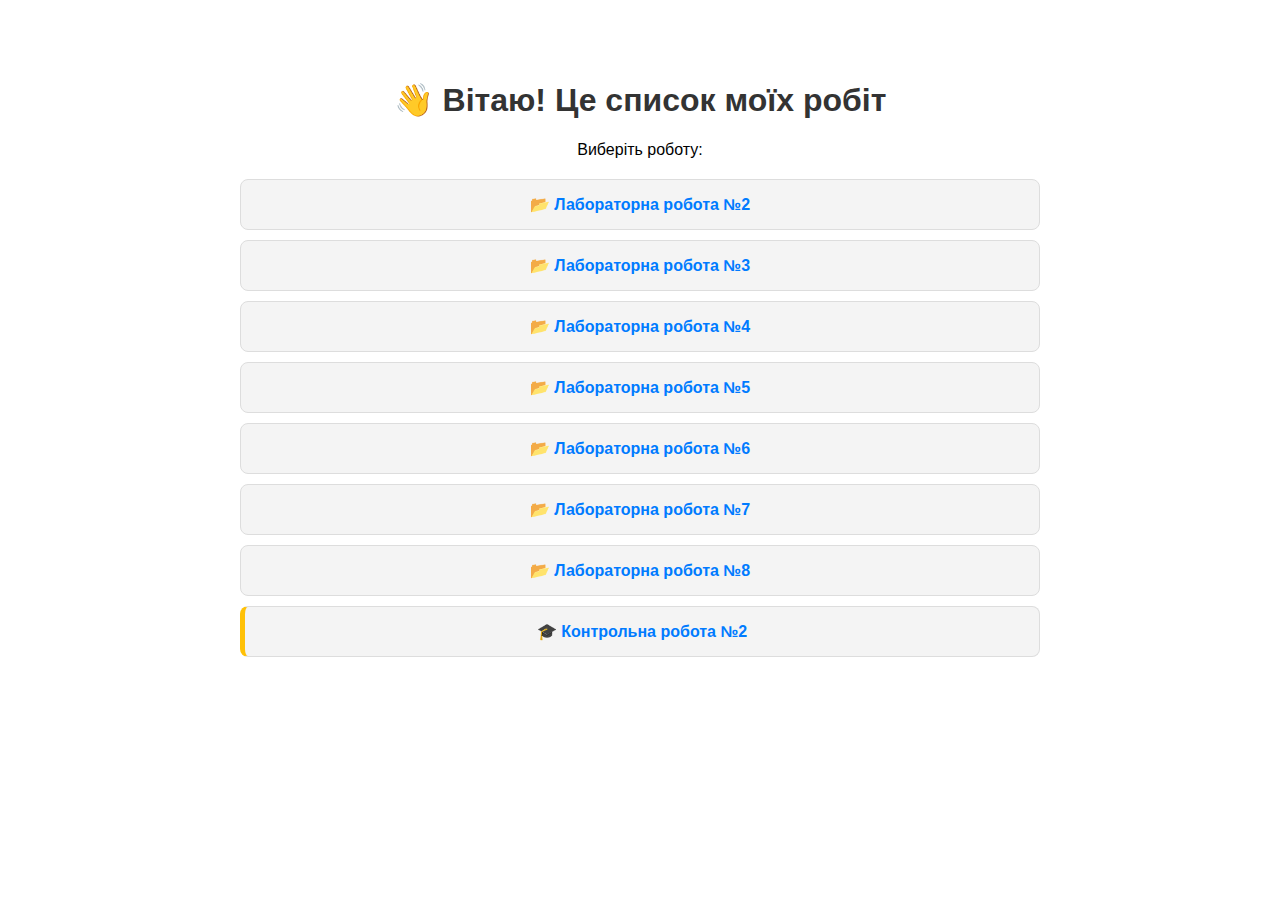
<file: index.html>
<!DOCTYPE html>
<html lang="uk">
<head>
    <meta charset="UTF-8">
    <meta name="viewport" content="width=device-width, initial-scale=1.0">
    <title>Мої лабораторні роботи</title>
    <style>
        body { font-family: sans-serif; max-width: 800px; margin: 40px auto; padding: 20px; text-align: center; }
        h1 { color: #333; }
        .list { display: flex; flex-direction: column; gap: 10px; margin-top: 20px; }
        a { text-decoration: none; background: #f4f4f4; padding: 15px; border-radius: 8px; color: #007bff; font-weight: bold; border: 1px solid #ddd; transition: 0.2s; }
        a:hover { background: #e2e6ea; color: #0056b3; }
        
        /* Стиль для контрольної, щоб вона трохи відрізнялась (не обов'язково) */
        .kr-link { border-left: 5px solid #ffc107; }
    </style>
</head>
<body>

    <h1>👋 Вітаю! Це список моїх робіт</h1>
    <p>Виберіть роботу:</p>

    <div class="list">
        <a href="lab 2/index.html">📂 Лабораторна робота №2</a>
        <a href="lab 3/index.html">📂 Лабораторна робота №3</a>
        <a href="lab 4/index.html">📂 Лабораторна робота №4</a>
        <a href="lab 5/index.html">📂 Лабораторна робота №5</a>
        <a href="lab 6/index.html">📂 Лабораторна робота №6</a>
        <a href="lab 7/index.html">📂 Лабораторна робота №7</a>
        <a href="lab 8/index.html">📂 Лабораторна робота №8</a>
        
        <a href="KR 2/index.html" class="kr-link">🎓 Контрольна робота №2</a>
    </div>

</body>
</html>
</file>
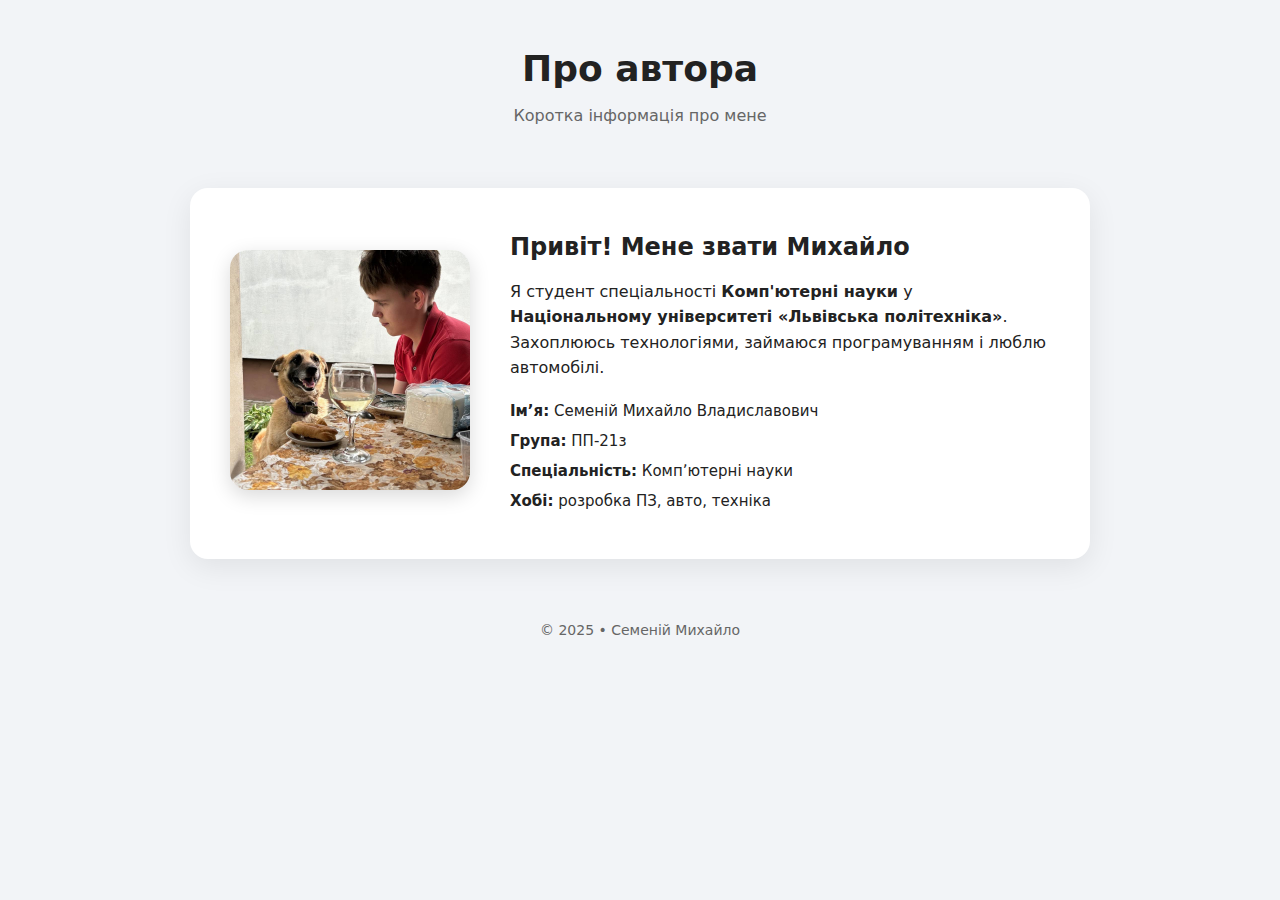
<file: lab 2/index.html>
<!doctype html>
<html lang="uk">
<head>
    <meta charset="UTF-8">
    <title>Про автора — Семеній Михайло</title>
    <link rel="stylesheet" href="styles.css">
</head>
<body>

<header class="header">
    <h1>Про автора</h1>
    <p class="subtitle">Коротка інформація про мене</p>
</header>

<section class="profile">
    <div class="photo-box">
        <img src="img/photo_2025-11-18_13-51-56.jpg" alt="Фото автора">
    </div>

    <div class="text-box">
        <h2>Привіт! Мене звати Михайло </h2>
        <p>
            Я студент спеціальності <strong>Комп'ютерні науки</strong> у 
            <strong>Національному університеті «Львівська політехніка»</strong>. 
            Захоплююсь технологіями, займаюся програмуванням і люблю автомобілі. 
        </p>

        <ul class="details">
            <li><span>Імʼя:</span> Семеній Михайло Владиславович</li>
            <li><span>Група:</span> ПП-21з</li>
            <li><span>Спеціальність:</span> Компʼютерні науки</li>
            <li><span>Хобі:</span> розробка ПЗ, авто, техніка</li>
        </ul>
    </div>
</section>

<footer class="footer">
    © 2025 • Семеній Михайло 
</footer>

</body>
</html>
</file>
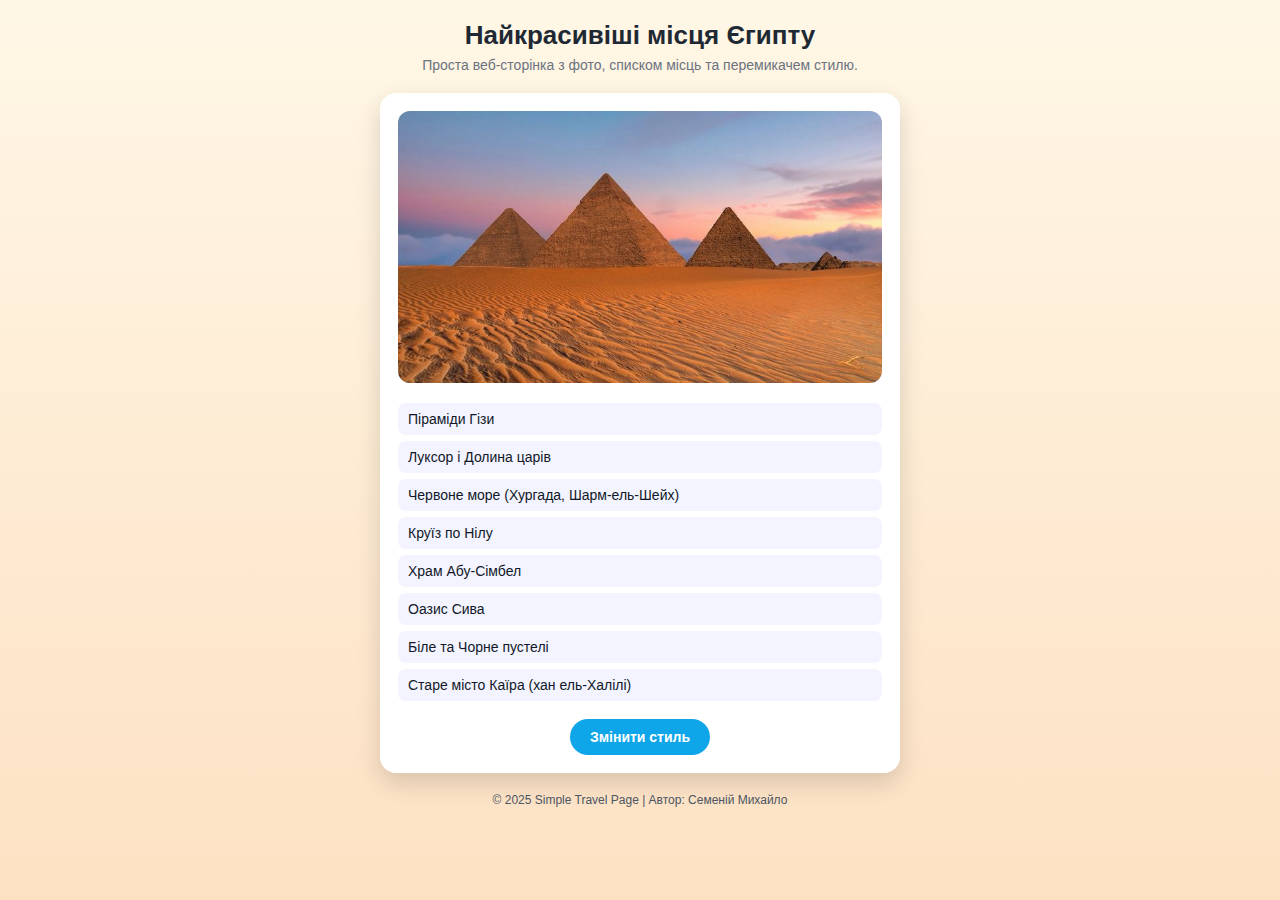
<file: lab 3/index.html>
<!DOCTYPE html>
<html lang="uk">
<head>
    <meta charset="UTF-8">
    <title>Найкрасивіші місця Єгипту</title>
    <link rel="stylesheet" href="styles.css">
</head>
<body>

<div class="page">

    <header class="header">
        <h1>Найкрасивіші місця Єгипту</h1>
        <p class="subtitle">Проста веб-сторінка з фото, списком місць та перемикачем стилю.</p>
    </header>

    <main class="content">
        <img src="img/Egypt.jpg" alt="Egypt landscape" class="main-image">

        <ul class="places">
            <li>Піраміди Гізи</li>
            <li>Луксор і Долина царів</li>
            <li>Червоне море (Хургада, Шарм-ель-Шейх)</li>
            <li>Круїз по Нілу</li>
            <li>Храм Абу-Сімбел</li>
            <li>Оазис Сива</li>
            <li>Біле та Чорне пустелі</li>
            <li>Старе місто Каїра (хан ель-Халілі)</li>
        </ul>

        <button id="themeBtn" class="theme-btn">Змінити стиль</button>
    </main>

    <footer class="footer">
        © 2025 Simple Travel Page | Автор: Семеній Михайло
    </footer>

</div>

<script src="script.js"></script>
</body>
</html>
</file>
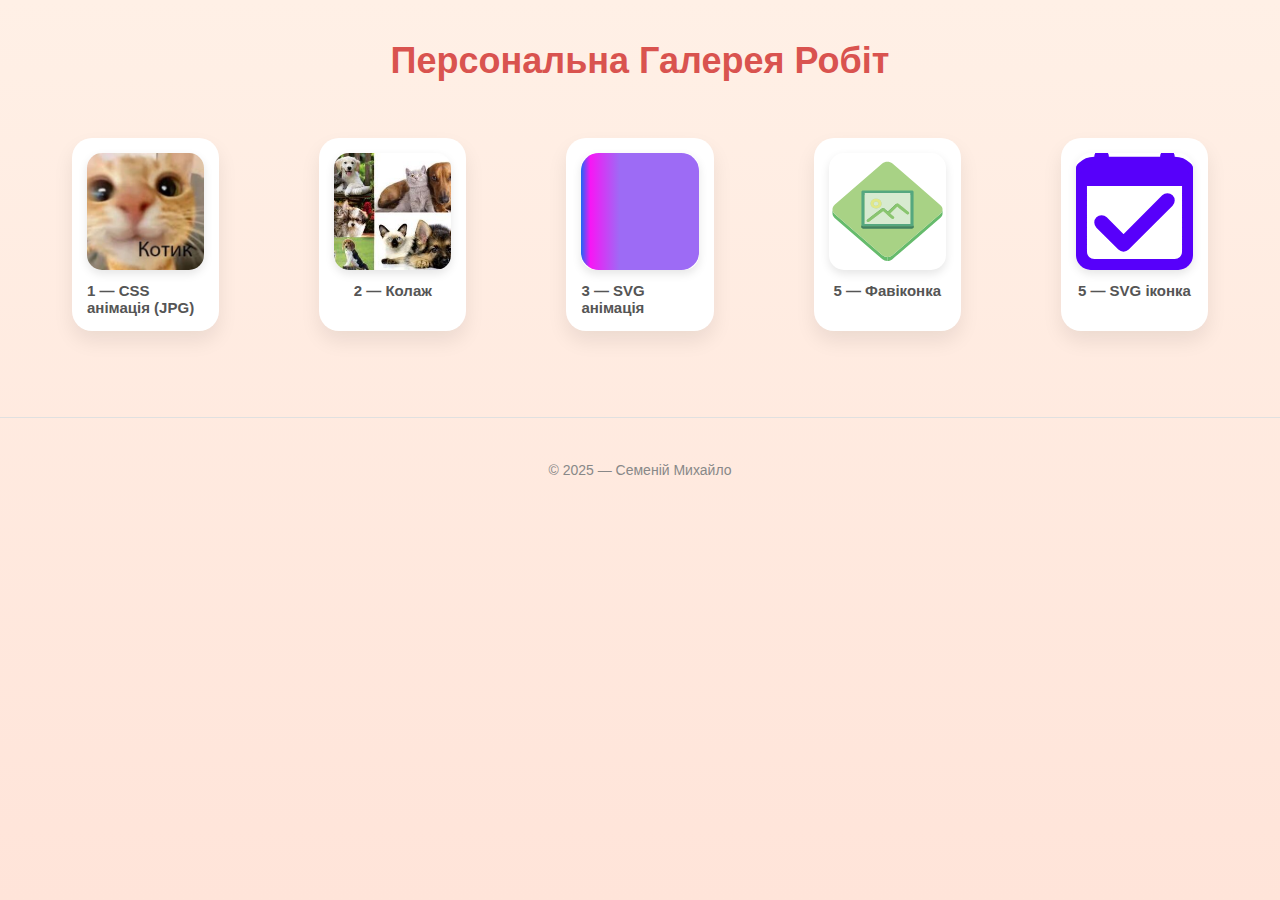
<file: lab 4/index.html>
<!DOCTYPE html>
<html lang="uk">
<head>
    <meta charset="UTF-8">
    <meta name="viewport" content="width=device-width, initial-scale=1.0">
    <title>Персональна Галерея Робіт</title>
    
    <link rel="icon" href="img/faicon.svg" type="image/jpeg">
    
    <link rel="stylesheet" href="style.css">
</head>
<body>

    <header class="page-header">
        <h1 class="page-title">Персональна Галерея Робіт</h1>
    </header>

    <section class="image-grid">

        <figure class="item">
            <img src="img/cat.jpg" alt="Редаговане зображення" class="css-anim">
            <figcaption>1 — CSS анімація (JPG)</figcaption>
        </figure>

        <figure class="item">
            <img src="img/collage.jpg" alt="Колаж" class="css-anim">
            <figcaption>2 — Колаж</figcaption>
        </figure>

        <figure class="item item-large">
            <img src="img/square.svg" alt="Анімований елемент" class="css-anim">
            <figcaption>3 — SVG анімація</figcaption>
        </figure>

        <figure class="item">
            <img src="img/faicon.svg" alt="Кольорова гама" class="css-anim">
            <figcaption>5 — Фавіконка</figcaption>
        </figure>

        <figure class="item item-large">
            <img src="img/calendar.svg" alt="SVG іконка" class="css-anim">
            <figcaption>5 — SVG іконка</figcaption>
        </figure>

    </section>

    <footer class="page-footer">
        <p>© 2025 — Семеній Михайло</p>
    </footer>

</body>
</html>
</file>
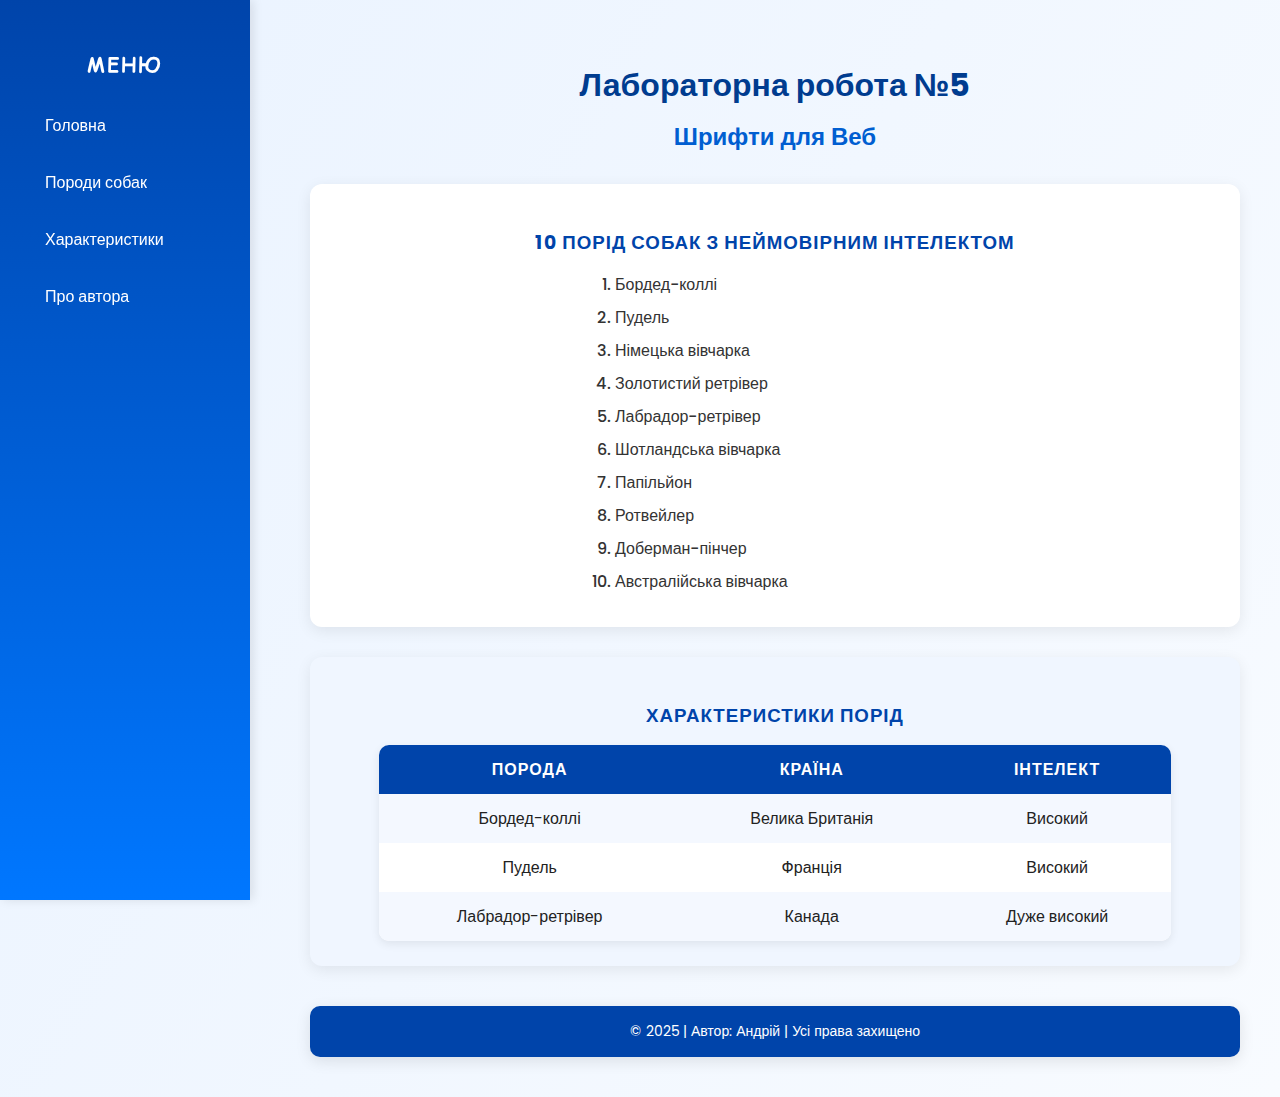
<file: lab 5/index.html>
<!DOCTYPE html>
<html lang="uk">
  <head>
    <meta charset="UTF-8" />
    <meta name="viewport" content="width=device-width, initial-scale=1.0" />
    <title>Лабораторна робота №5</title>

    <link
      href="https://fonts.googleapis.com/css2?family=Poppins:wght@400;600&display=swap"
      rel="stylesheet"
    />
    <link rel="stylesheet" href="css/style.css" />
    <link
      rel="stylesheet"
      href="https://maxst.icons8.com/vue-static/landings/line-awesome/line-awesome/1.3.0/css/line-awesome.min.css"
    />
  </head>
  <body>
    <div class="sidebar">
      <h3 class="new-font">Меню</h3>
      <ul>
        <li><a href="#"><i class="las la-home"></i> Головна</a></li>
        <li><a href="#"><i class="las la-dog"></i> Породи собак</a></li>
        <li><a href="#"><i class="las la-paw"></i> Характеристики</a></li>
        <li><a href="#"><i class="las la-question-circle"></i> Про автора</a></li>
      </ul>
    </div>

    <div class="content">
      <h1>Лабораторна робота №5</h1>
      <h2>Шрифти для Веб</h2>

      <div class="box">
        <h3>10 порід собак з неймовірним інтелектом</h3>
        <ol>
          <li>Бордед-коллі</li>
          <li>Пудель</li>
          <li>Німецька вівчарка</li>
          <li>Золотистий ретрівер</li>
          <li>Лабрадор-ретрівер</li>
          <li>Шотландська вівчарка</li>
          <li>Папільйон</li>
          <li>Ротвейлер</li>
          <li>Доберман-пінчер</li>
          <li>Австралійська вівчарка</li>
        </ol>
      </div>

      <div class="box bg-accent">
        <h3>Характеристики порід</h3>
        <table>
          <tr>
            <th>Порода</th>
            <th>Країна</th>
            <th>Інтелект</th>
          </tr>
          <tr>
            <td>Бордед-коллі</td>
            <td>Велика Британія</td>
            <td>Високий</td>
          </tr>
          <tr>
            <td>Пудель</td>
            <td>Франція</td>
            <td>Високий</td>
          </tr>
          <tr>
            <td>Лабрадор-ретрівер</td>
            <td>Канада</td>
            <td>Дуже високий</td>
          </tr>
        </table>
      </div>

      <footer>&copy; 2025 | Автор: Андрій | Усі права захищено</footer>
    </div>
  </body>
</html>
</file>
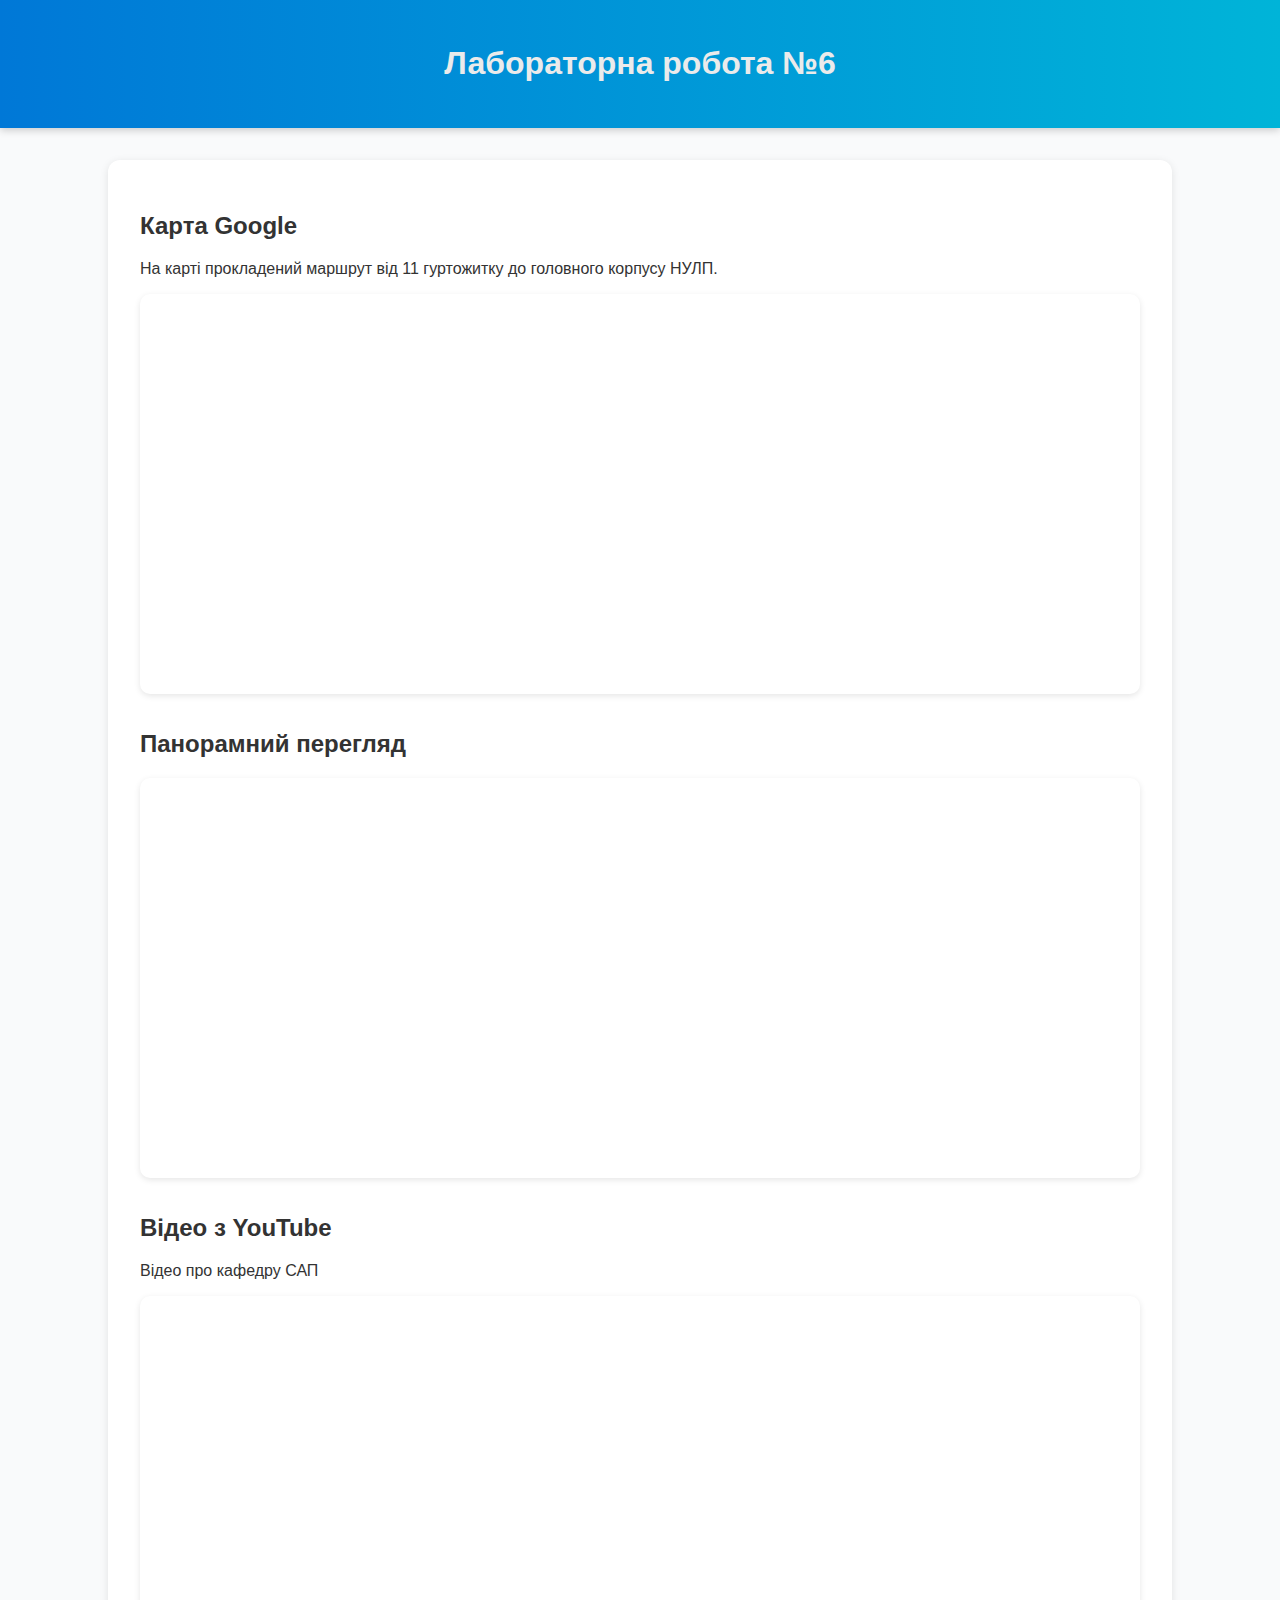
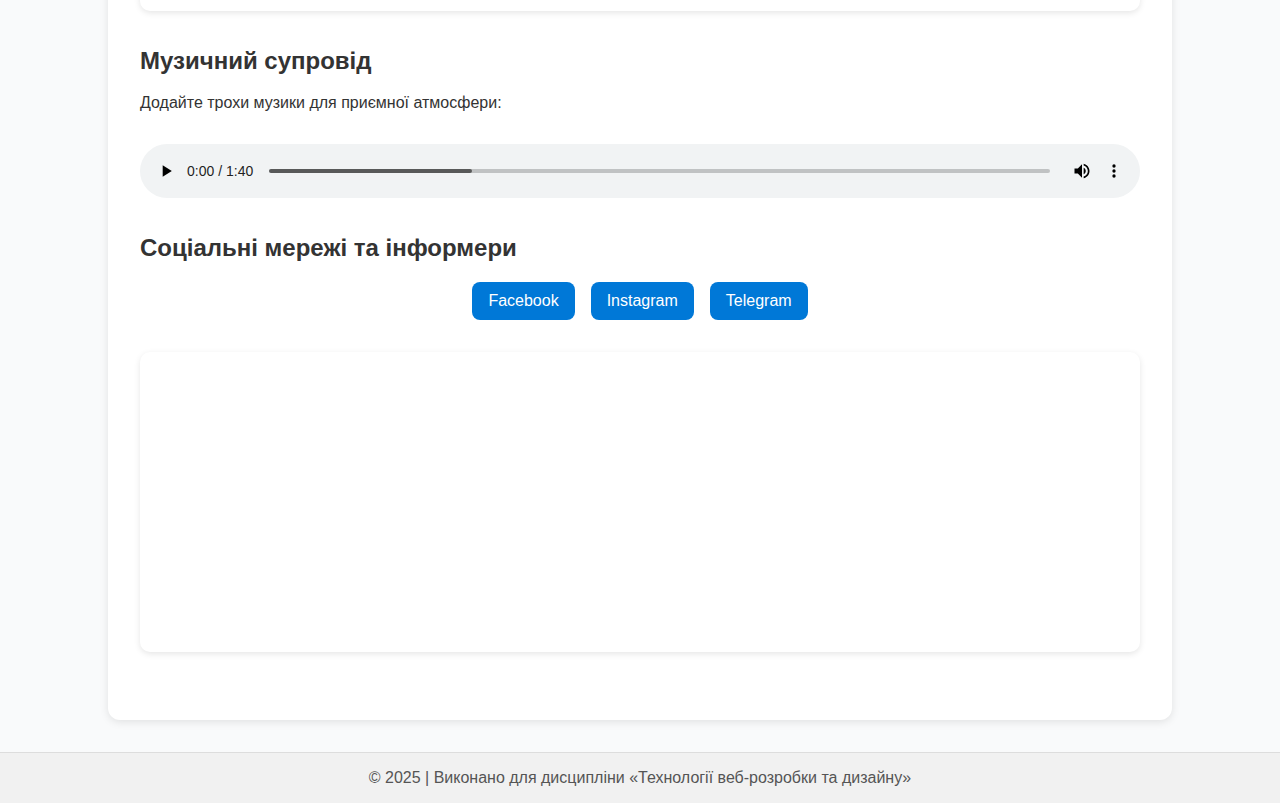
<file: lab 6/index.html>
<!DOCTYPE html>
<html lang="uk">
  <head>
    <meta charset="UTF-8" />
    <meta name="viewport" content="width=device-width, initial-scale=1.0" />
    <title>Лабораторна робота №6</title>

    <link rel="stylesheet" href="css/style.css" />
  </head>

  <body>
    <header>
      <h1>Лабораторна робота №6</h1>
    </header>

    <main>
      <section>
        <h2>Карта Google</h2>
        <p>
          На карті прокладений маршрут від 11 гуртожитку до головного корпусу НУЛП.
        </p>
        <iframe
          src="https://www.google.com/maps/embed?pb=!1m28!1m12!1m3!1d2573.894422355328!2d24.01249445099532!3d49.82564949374211!2m3!1f0!2f0!3f0!3m2!1i1024!2i768!4f13.1!4m13!3e2!4m5!1s0x473ae787c3432b05%3A0x37128cc157444380![base64]!3m2!1d49.8258714!2d24.0124486!4m5!1s0x473add7a31f0dccd%3A0x9869cc7025bc8e3f![base64]!3m2!1d49.8356402!2d24.0144368!5e0!3m2!1suk!2sua!4v1761641564918!5m2!1suk!2sua"
          height="400"
          allowfullscreen
          loading="lazy"
        ></iframe>
      </section>

      <section>
        <h2>Панорамний перегляд</h2>
        <iframe
          src="https://www.google.com/maps/embed?pb=!4v1761641902711!6m8!1m7!1shRJ2piG3OwTUJnAcYpaOYw!2m2!1d49.82661930691199!2d24.01008369209498!3f88.97687063789449!4f-13.050485678608794!5f0.7820865974627469"
          height="400"
          allowfullscreen
          loading="lazy"
        ></iframe>
      </section>

      <section>
        <h2>Відео з YouTube</h2>
        <p>Відео про кафедру САП</p>
        <iframe
          width="560"
          height="315"
          src="https://www.youtube.com/embed/ERg8UnPo7Rg?si=Hl7ivz1n5n2jJktj&modestbranding=1&origin=https://yourdomain.com"
          title="YouTube video player"
          frameborder="0"
          allow="accelerometer; autoplay; clipboard-write; encrypted-media; gyroscope; picture-in-picture; web-share"
          allowfullscreen
        >
        </iframe>
      </section>

      <section>
        <h2>Музичний супровід</h2>
        <p>Додайте трохи музики для приємної атмосфери:</p>
        <audio controls>
          <source src="audio/Chill Background Ambient Corporate_Main.mp3" type="audio/mpeg" />
          Ваш браузер не підтримує аудіо.
        </audio>
      </section>

      <section>
        <h2>Соціальні мережі та інформери</h2>
        <div class="social">
          <a href="https://facebook.com" target="_blank">Facebook</a>
          <a href="https://instagram.com" target="_blank">Instagram</a>
          <a href="https://t.me" target="_blank">Telegram</a>
        </div>
      </section>

      <section>
        <iframe
          src="https://www.ukrinform.ua/rss/news"
          width="400"
          height="300"
          style="border: none"
        >
        </iframe>
      </section>
    </main>

    <footer>
      © 2025 | Виконано для дисципліни «Технології веб-розробки та дизайну»
    </footer>
  </body>
</html>
</file>
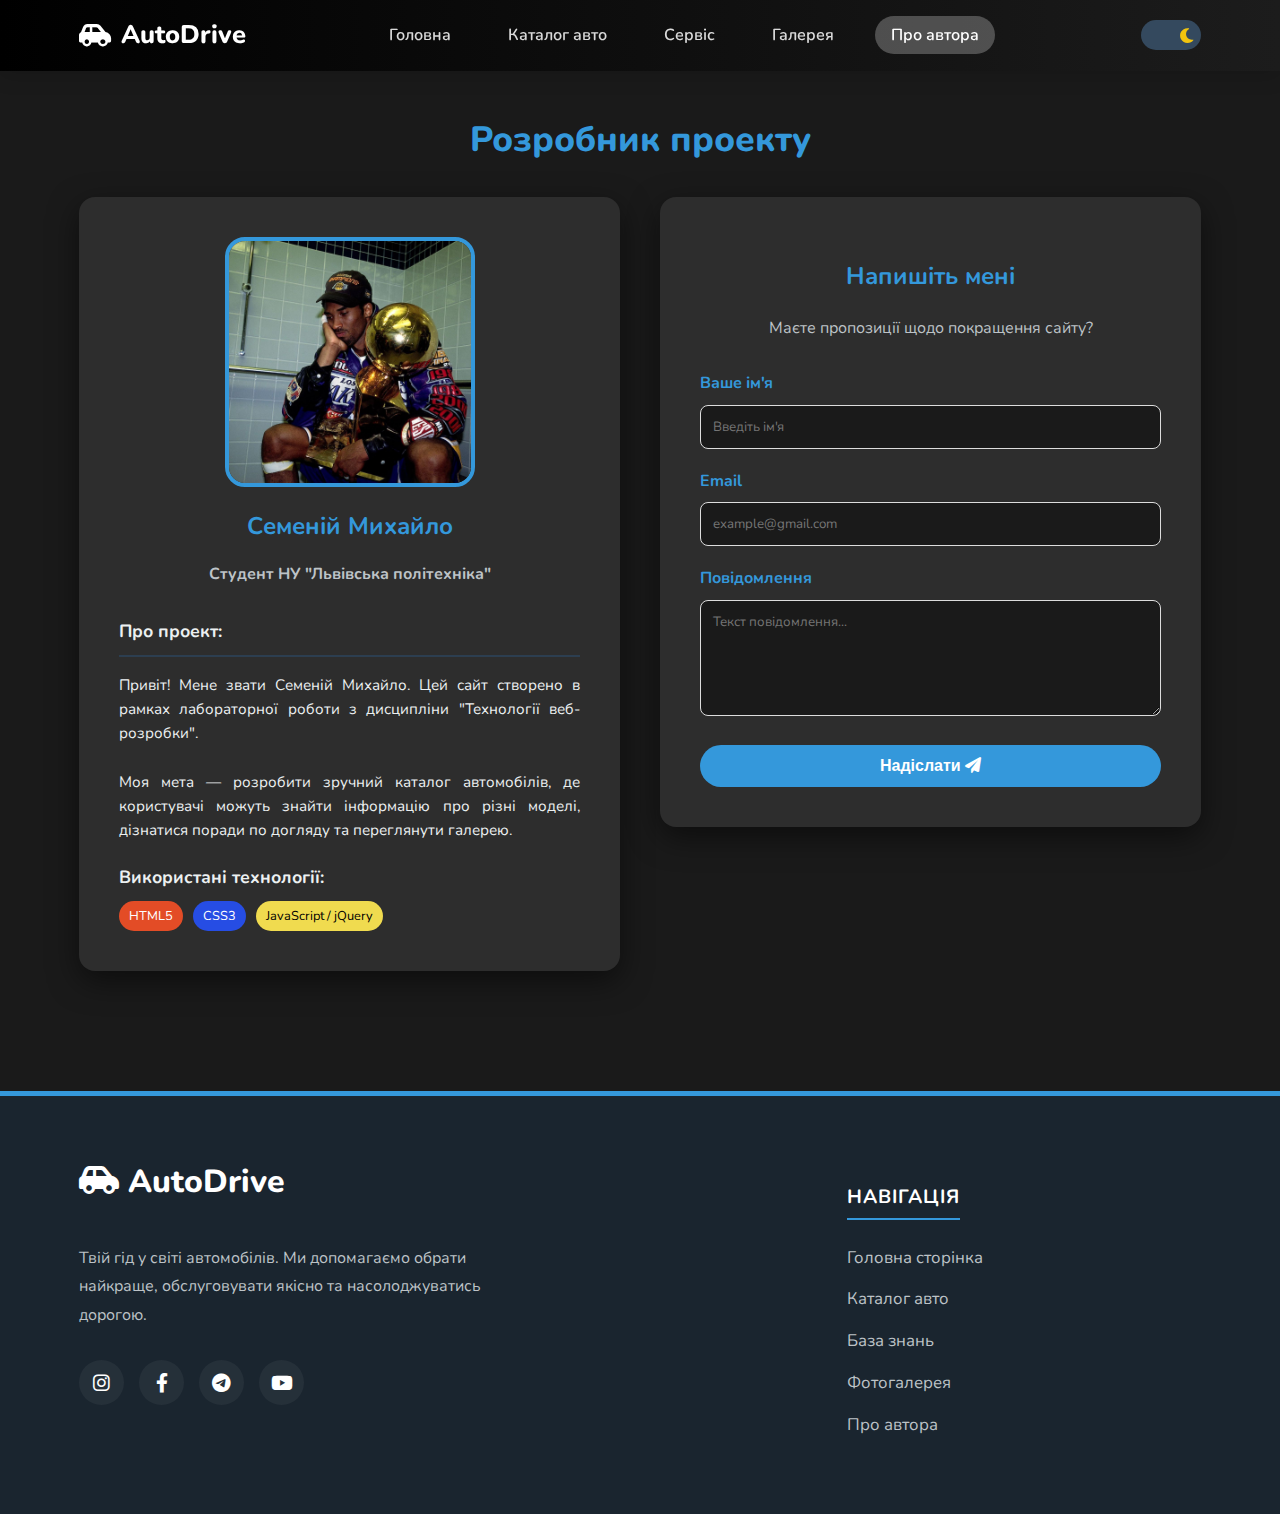
<file: KR 2/author.html>
<!DOCTYPE html>
<html lang="uk">
<head>
    <meta charset="UTF-8">
    <meta name="viewport" content="width=device-width, initial-scale=1.0">
    <title>AutoDrive - Автор</title>
    <link rel="icon" href="https://cdn-icons-png.flaticon.com/512/741/741407.png" type="image/png">
    <link href="https://fonts.googleapis.com/css2?family=Nunito:wght@400;600;700;800&display=swap" rel="stylesheet">
    <link rel="stylesheet" href="https://cdnjs.cloudflare.com/ajax/libs/font-awesome/6.0.0/css/all.min.css">
    <link rel="stylesheet" href="css/style.css">
</head>
<body> 
    <header class="site-header">
        <div class="container header-flex">
            <div><a href="index.html" class="logo"><i class="fas fa-car-side"></i>AutoDrive</a></div>
            <nav class="main-nav">
                <ul>
                    <li><a href="index.html">Головна</a></li>
                    <li><a href="cars.html">Каталог авто</a></li>
                    <li><a href="care.html">Сервіс</a></li>
                    <li><a href="gallery.html">Галерея</a></li>
                    <li><a href="author.html" class="active">Про автора</a></li>
                </ul>
            </nav>
            <div class="theme-switch-wrapper"><label class="theme-switch" for="checkbox"><input type="checkbox" id="checkbox" /><div class="slider"><i class="fas fa-sun icon-sun"></i><i class="fas fa-moon icon-moon"></i></div></label></div>
            <div class="mobile-menu-btn"><i class="fas fa-bars"></i></div>
        </div>
    </header>

    <main class="container reveal">
        <h1 class="section-title">Розробник проекту</h1>
        
        <div class="author-grid">
            <div class="card author-card">
                <img src="img/kobe bryant.jpg" class="author-photo" alt="Студент">
                
                <h2 style="color: var(--primary-green); margin-bottom: 5px;">Семеній Михайло</h2>
                <p style="color: var(--text-muted); font-weight: bold;">Студент НУ "Львівська політехніка"</p>
                
                <div style="text-align: left; margin-top: 30px;">
                    <h3 style="font-size: 1.1rem; margin-bottom: 15px; color: var(--text-color); border-bottom: 2px solid var(--light-green); padding-bottom: 10px;">Про проект:</h3>
                    <p style="text-align: justify; font-size: 0.95rem; line-height: 1.6; margin-bottom: 20px;">
                        Привіт! Мене звати Семеній Михайло. Цей сайт створено в рамках лабораторної роботи з дисципліни "Технології веб-розробки".
                        <br><br>
                        Моя мета — розробити зручний каталог автомобілів, де користувачі можуть знайти інформацію про різні моделі, дізнатися поради по догляду та переглянути галерею.
                    </p>
                    
                    <h3 style="font-size: 1.1rem; margin-bottom: 10px; color: var(--text-color);">Використані технології:</h3>
                    <ul style="list-style: none; display: flex; gap: 10px; flex-wrap: wrap;">
                        <li style="background: #e34c26; color: white; padding: 5px 10px; border-radius: 15px; font-size: 0.8rem;">HTML5</li>
                        <li style="background: #264de4; color: white; padding: 5px 10px; border-radius: 15px; font-size: 0.8rem;">CSS3</li>
                        <li style="background: #f0db4f; color: black; padding: 5px 10px; border-radius: 15px; font-size: 0.8rem;">JavaScript / jQuery</li>
                    </ul>
                </div>
            </div>

            <div class="contact-form">
                <h2 style="text-align: center; color: var(--primary-green); margin-bottom: 20px;">Напишіть мені</h2>
                <p style="text-align: center; margin-bottom: 30px; color: var(--text-muted);">Маєте пропозиції щодо покращення сайту?</p>
                
                <form action="#" method="POST" onsubmit="alert('Дякуємо! Повідомлення відправлено (демо-режим).'); return false;">
                    <div class="form-group">
                        <label for="name">Ваше ім'я</label>
                        <input type="text" id="name" name="name" placeholder="Введіть ім'я" required>
                    </div>

                    <div class="form-group">
                        <label for="email">Email</label>
                        <input type="email" id="email" name="email" placeholder="example@gmail.com" required>
                    </div>

                    <div class="form-group">
                        <label for="message">Повідомлення</label>
                        <textarea id="message" name="message" rows="5" placeholder="Текст повідомлення..." required></textarea>
                    </div>

                    <button type="submit" class="btn" style="width: 100%;">Надіслати <i class="fas fa-paper-plane"></i></button>
                </form>
            </div>
        </div>
    </main>

    <footer class="main-footer">
        <div class="container footer-content">
            <div class="footer-brand">
                <div class="footer-logo"><i class="fas fa-car-side"></i> AutoDrive</div>
                <p>Твій гід у світі автомобілів. Ми допомагаємо обрати найкраще, обслуговувати якісно та насолоджуватись дорогою.</p>
                <div class="social-icons">
                    <a href="#" class="social-btn sb-instagram"><i class="fab fa-instagram"></i></a>
                    <a href="#" class="social-btn sb-facebook"><i class="fab fa-facebook-f"></i></a>
                    <a href="#" class="social-btn sb-telegram"><i class="fab fa-telegram-plane"></i></a>
                    <a href="#" class="social-btn sb-youtube"><i class="fab fa-youtube"></i></a>
                </div>
            </div>
            <div class="footer-links-col">
                <h4>Навігація</h4>
                <ul>
                    <li><a href="index.html">Головна сторінка</a></li>
                    <li><a href="cars.html">Каталог авто</a></li>
                    <li><a href="care.html">База знань</a></li>
                    <li><a href="gallery.html">Фотогалерея</a></li>
                    <li><a href="author.html">Про автора</a></li>
                </ul>
            </div>
        </div>
    </footer>

    <script src="https://code.jquery.com/jquery-3.6.0.min.js"></script>
    <script src="js/script.js"></script>
</body>
</html>
</file>
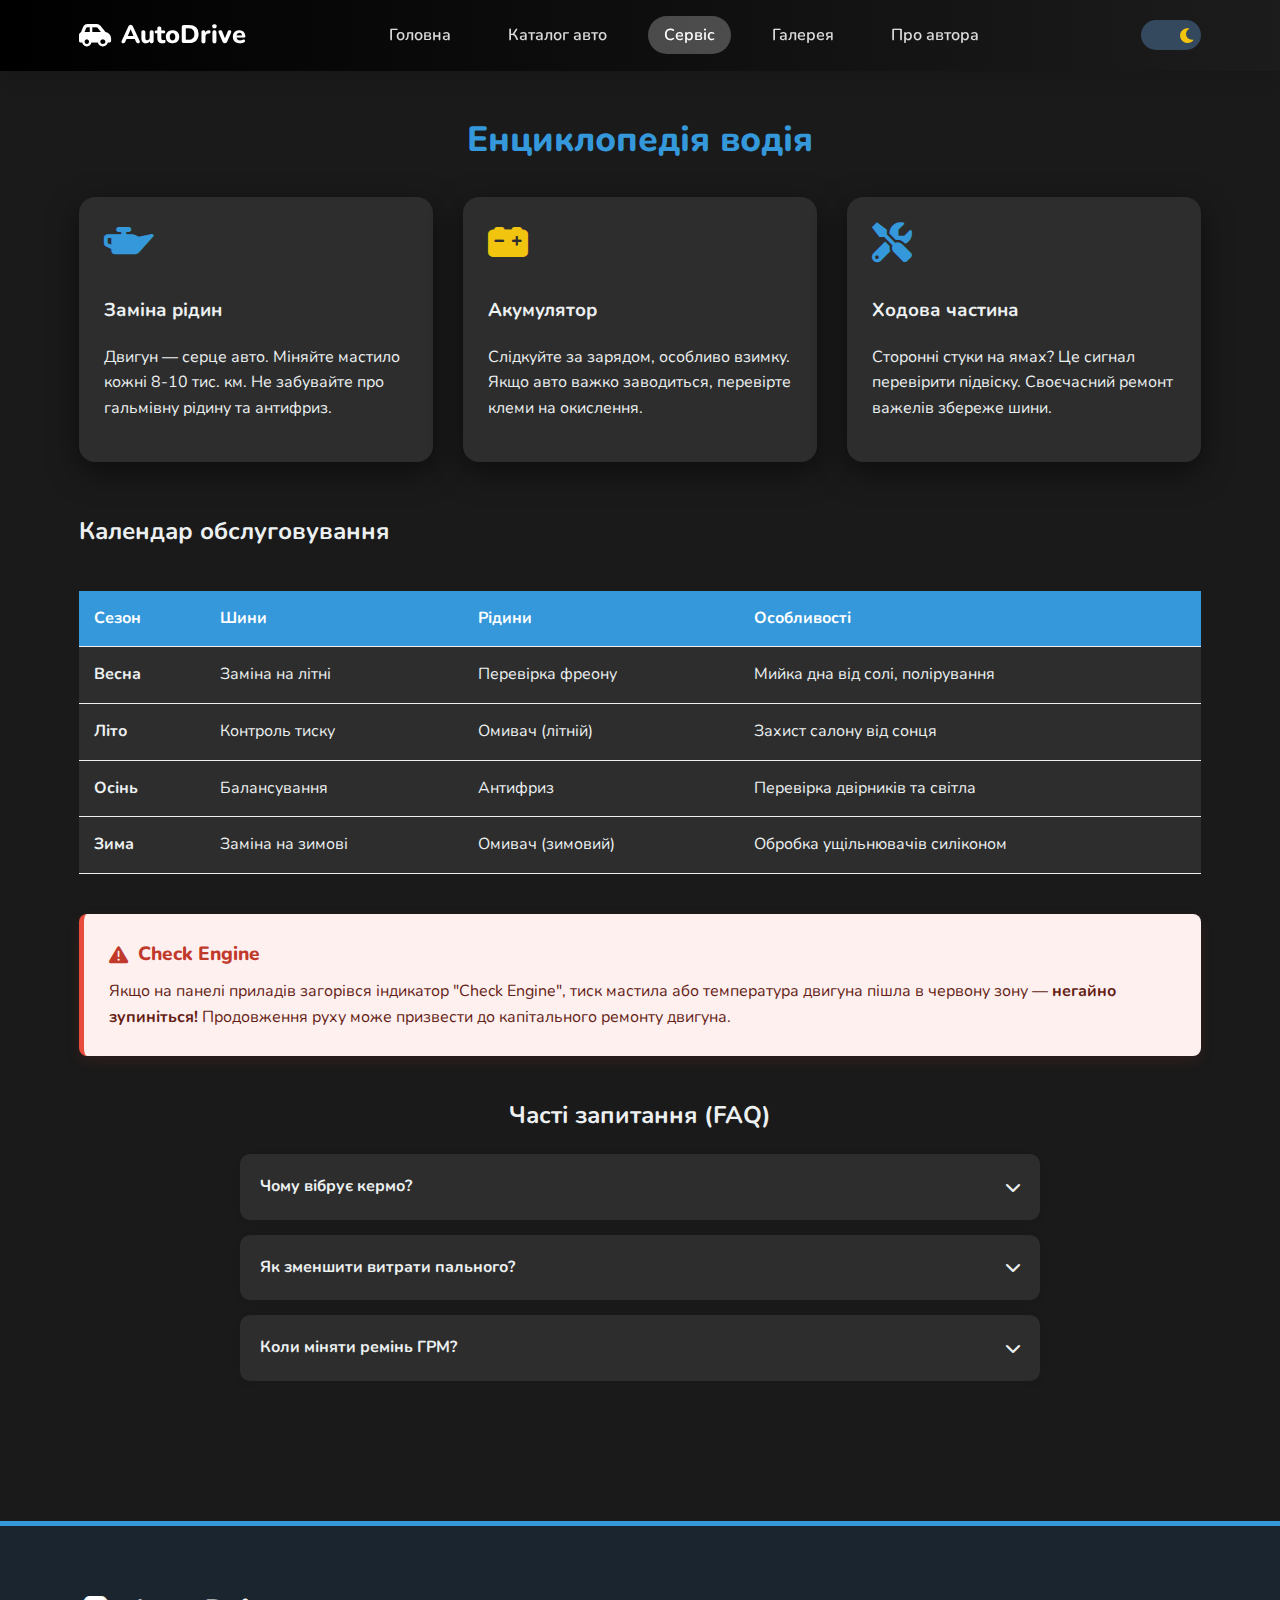
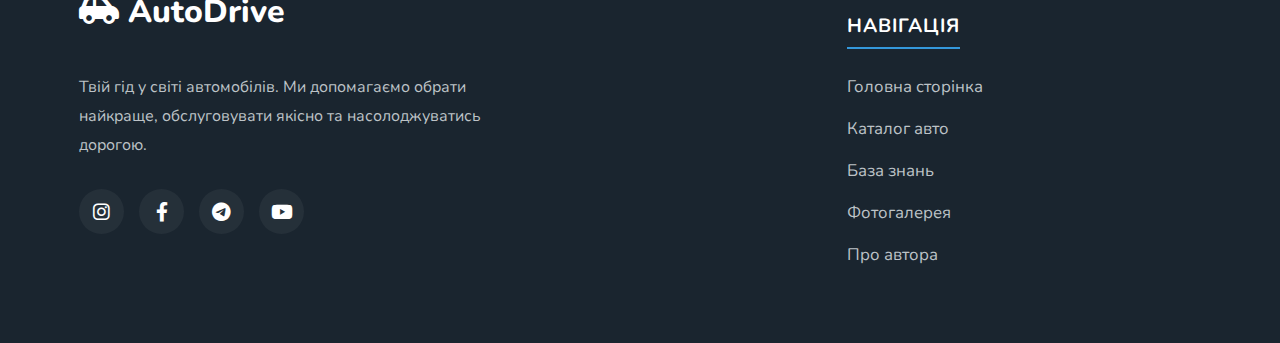
<file: KR 2/care.html>
<!DOCTYPE html>
<html lang="uk">
<head>
    <meta charset="UTF-8">
    <meta name="viewport" content="width=device-width, initial-scale=1.0">
    <title>AutoDrive - Сервіс</title>
    <link rel="icon" href="https://cdn-icons-png.flaticon.com/512/741/741407.png" type="image/png">
    <link href="https://fonts.googleapis.com/css2?family=Nunito:wght@400;600;700;800&display=swap" rel="stylesheet">
    <link rel="stylesheet" href="https://cdnjs.cloudflare.com/ajax/libs/font-awesome/6.0.0/css/all.min.css">
    <link rel="stylesheet" href="css/style.css">
</head>
<body> <header class="site-header">
        <div class="container header-flex">
            <div><a href="index.html" class="logo"><i class="fas fa-car-side"></i>AutoDrive</a></div>
            <nav class="main-nav">
                <ul>
                    <li><a href="index.html">Головна</a></li>
                    <li><a href="cars.html">Каталог авто</a></li>
                    <li><a href="care.html" class="active">Сервіс</a></li>
                    <li><a href="gallery.html">Галерея</a></li>
                    <li><a href="author.html">Про автора</a></li>
                </ul>
            </nav>
            <div class="theme-switch-wrapper"><label class="theme-switch" for="checkbox"><input type="checkbox" id="checkbox" /><div class="slider"><i class="fas fa-sun icon-sun"></i><i class="fas fa-moon icon-moon"></i></div></label></div>
            <div class="mobile-menu-btn"><i class="fas fa-bars"></i></div>
        </div>
    </header>

    <main class="container reveal">
        <h1 class="section-title">Енциклопедія водія</h1>
        
        <div style="display: grid; grid-template-columns: repeat(auto-fit, minmax(300px, 1fr)); gap: 30px; margin-bottom: 50px;">
            <div class="card">
                <i class="fas fa-oil-can" style="font-size: 2.5rem; color: #3498db; margin-bottom: 15px;"></i>
                <h3>Заміна рідин</h3>
                <p>Двигун — серце авто. Міняйте мастило кожні 8-10 тис. км. Не забувайте про гальмівну рідину та антифриз.</p>
            </div>
            <div class="card">
                <i class="fas fa-car-battery" style="font-size: 2.5rem; color: #f1c40f; margin-bottom: 15px;"></i>
                <h3>Акумулятор</h3>
                <p>Слідкуйте за зарядом, особливо взимку. Якщо авто важко заводиться, перевірте клеми на окислення.</p>
            </div>
            <div class="card">
                <i class="fas fa-tools" style="font-size: 2.5rem; color: var(--primary-green); margin-bottom: 15px;"></i>
                <h3>Ходова частина</h3>
                <p>Сторонні стуки на ямах? Це сигнал перевірити підвіску. Своєчасний ремонт важелів збереже шини.</p>
            </div>
        </div>

        <h2 style="margin-bottom: 20px; color: var(--text-color);">Календар обслуговування</h2>
        <div style="overflow-x: auto;">
            <table class="care-table">
                <thead>
                    <tr>
                        <th>Сезон</th>
                        <th>Шини</th>
                        <th>Рідини</th>
                        <th>Особливості</th>
                    </tr>
                </thead>
                <tbody>
                    <tr>
                        <td><strong>Весна</strong></td>
                        <td>Заміна на літні</td>
                        <td>Перевірка фреону</td>
                        <td>Мийка дна від солі, полірування</td>
                    </tr>
                    <tr>
                        <td><strong>Літо</strong></td>
                        <td>Контроль тиску</td>
                        <td>Омивач (літній)</td>
                        <td>Захист салону від сонця</td>
                    </tr>
                    <tr>
                        <td><strong>Осінь</strong></td>
                        <td>Балансування</td>
                        <td>Антифриз</td>
                        <td>Перевірка двірників та світла</td>
                    </tr>
                    <tr>
                        <td><strong>Зима</strong></td>
                        <td>Заміна на зимові</td>
                        <td>Омивач (зимовий)</td>
                        <td>Обробка ущільнювачів силіконом</td>
                    </tr>
                </tbody>
            </table>
        </div>

        <div class="warning-box">
            <div class="warning-title">
                <i class="fas fa-exclamation-triangle"></i> Check Engine
            </div>
            <p style="margin: 0;">
                Якщо на панелі приладів загорівся індикатор "Check Engine", тиск мастила або температура двигуна пішла в червону зону — 
                <strong>негайно зупиніться!</strong> Продовження руху може призвести до капітального ремонту двигуна.
            </p>
        </div>

        <h2 style="text-align: center; color: var(--text-color);">Часті запитання (FAQ)</h2>
        <div class="faq-section">
            <div class="faq-item">
                <div class="faq-question">Чому вібрує кермо? <i class="fas fa-chevron-down"></i></div>
                <div class="faq-answer">Найчастіша причина — розбалансування коліс або бруд на дисках. Також варто перевірити гальмівні диски на викривлення.</div>
            </div>
            <div class="faq-item">
                <div class="faq-question">Як зменшити витрати пального? <i class="fas fa-chevron-down"></i></div>
                <div class="faq-answer">Уникайте різких розгонів, перевіряйте тиск у шинах, не возіть зайвий вантаж та використовуйте якісне пальне.</div>
            </div>
            <div class="faq-item">
                <div class="faq-question">Коли міняти ремінь ГРМ? <i class="fas fa-chevron-down"></i></div>
                <div class="faq-answer">Регламент залежить від авто, зазвичай це кожні 60-100 тис. км. Розрив ременя може знищити двигун.</div>
            </div>
        </div>
    </main>
    <footer class="main-footer">
        <div class="container footer-content">
            <div class="footer-brand">
                <div class="footer-logo"><i class="fas fa-car-side"></i> AutoDrive</div>
                <p>Твій гід у світі автомобілів. Ми допомагаємо обрати найкраще, обслуговувати якісно та насолоджуватись дорогою.</p>
                <div class="social-icons">
                    <a href="#" class="social-btn sb-instagram"><i class="fab fa-instagram"></i></a>
                    <a href="#" class="social-btn sb-facebook"><i class="fab fa-facebook-f"></i></a>
                    <a href="#" class="social-btn sb-telegram"><i class="fab fa-telegram-plane"></i></a>
                    <a href="#" class="social-btn sb-youtube"><i class="fab fa-youtube"></i></a>
                </div>
            </div>
            <div class="footer-links-col">
                <h4>Навігація</h4>
                <ul>
                    <li><a href="index.html">Головна сторінка</a></li>
                    <li><a href="cars.html">Каталог авто</a></li>
                    <li><a href="care.html">База знань</a></li>
                    <li><a href="gallery.html">Фотогалерея</a></li>
                    <li><a href="author.html">Про автора</a></li>
                </ul>
            </div>
        </div>
    </footer>
    <script src="https://code.jquery.com/jquery-3.6.0.min.js"></script>
    <script src="js/script.js"></script>
</body>
</html>
</file>
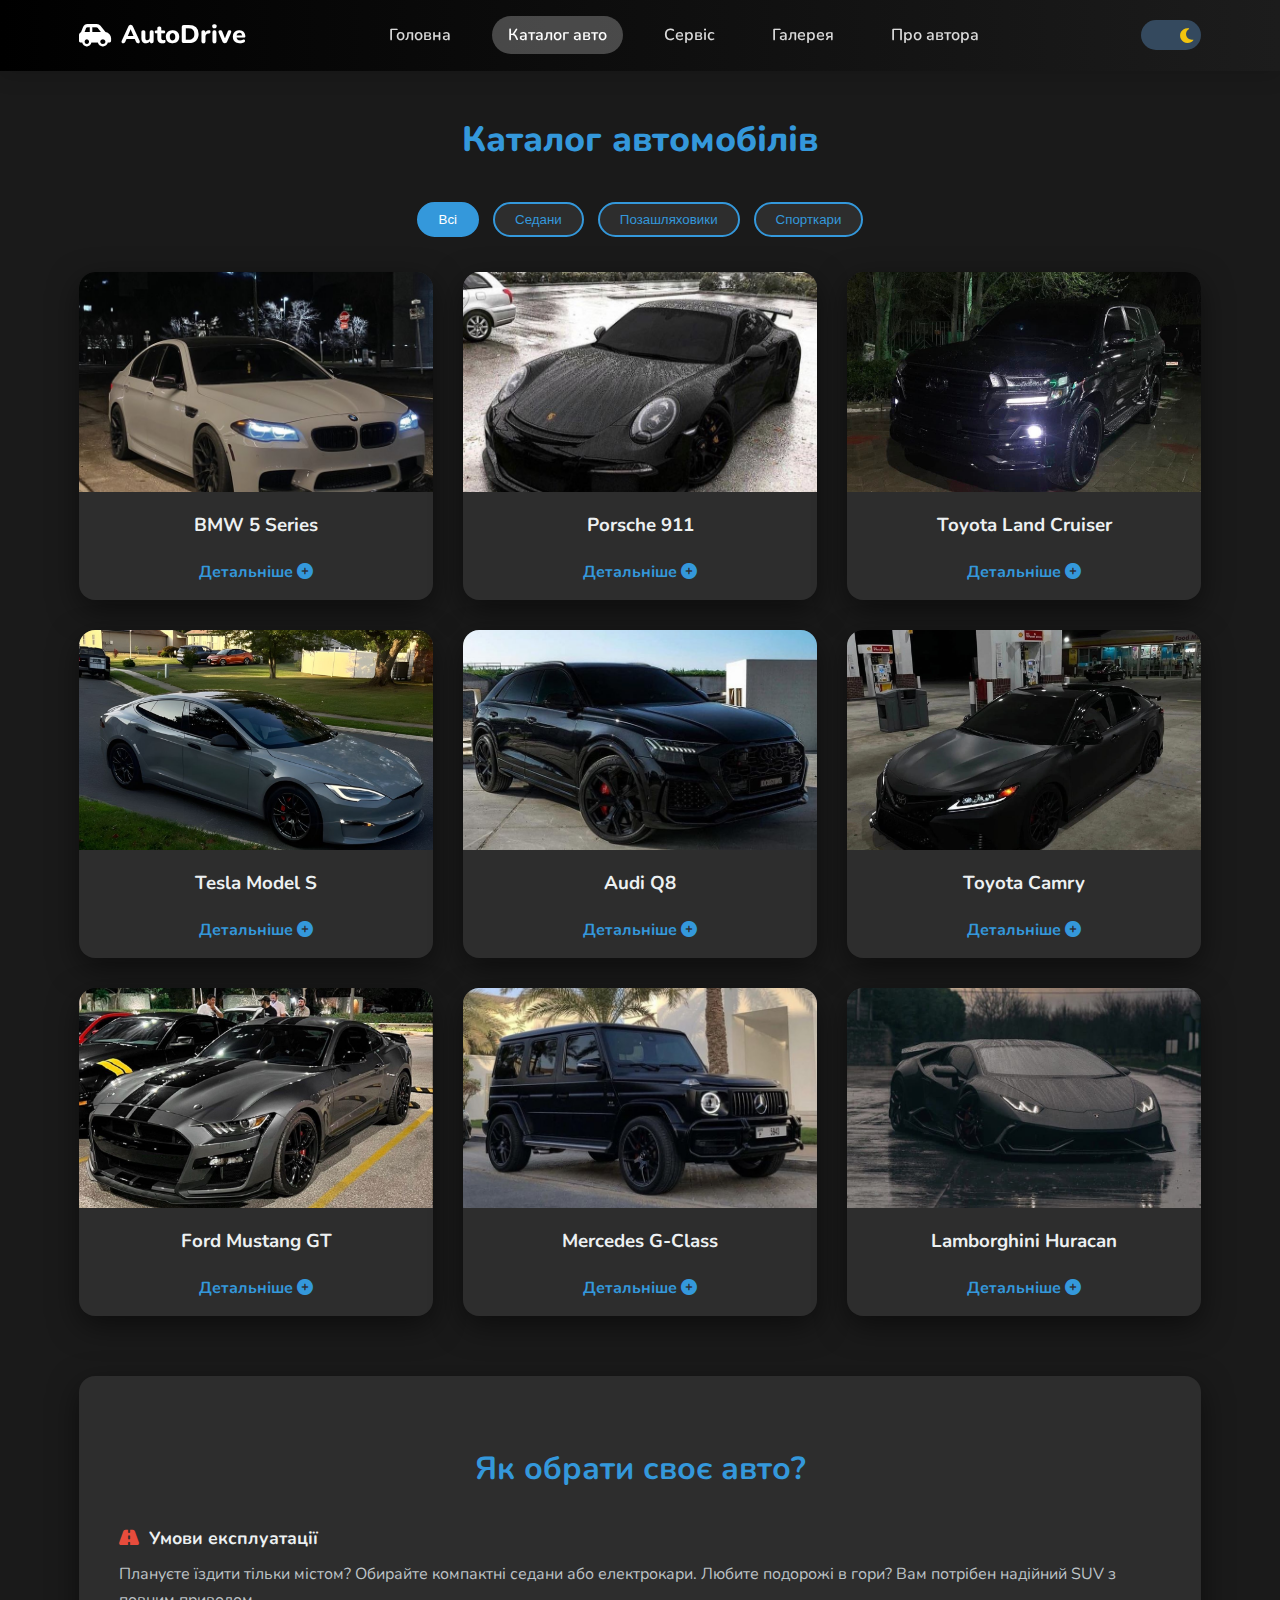
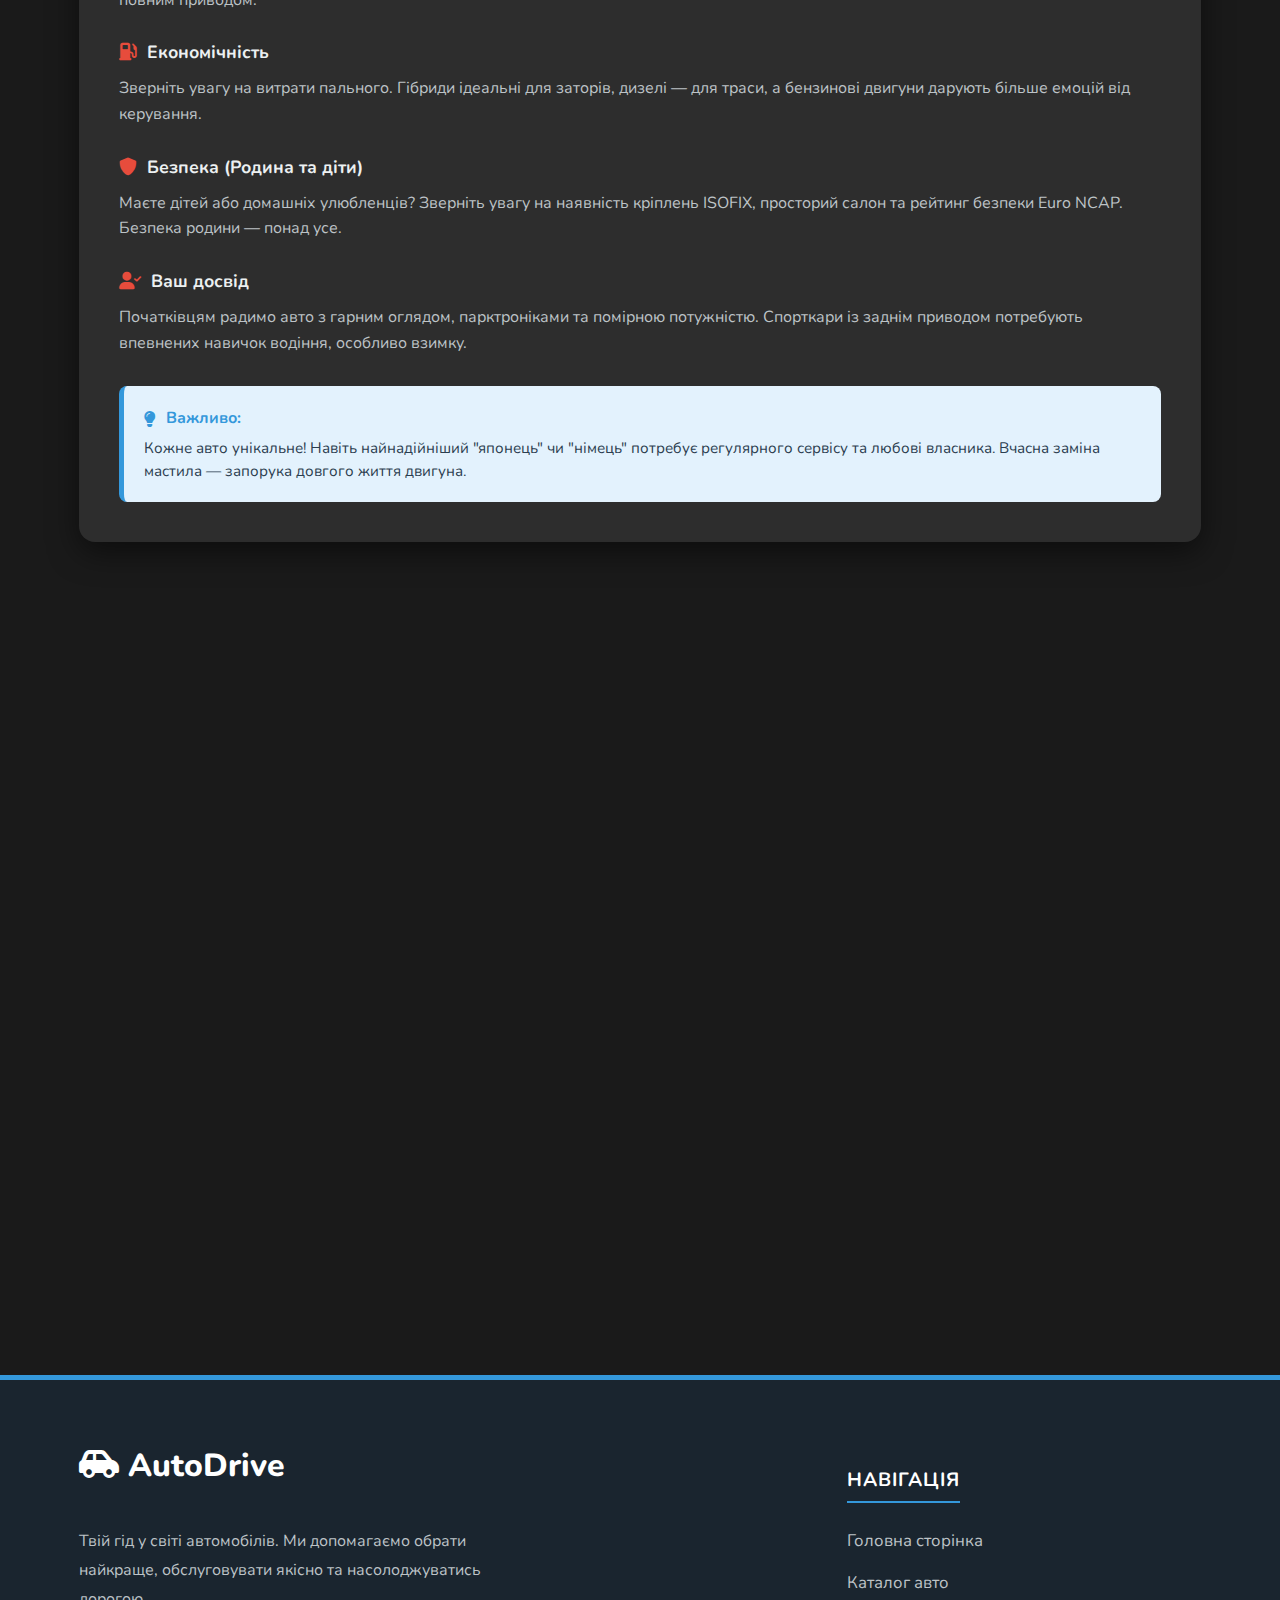
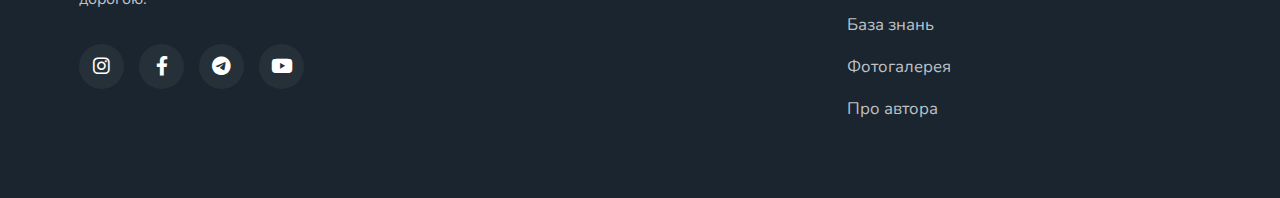
<file: KR 2/cars.html>
<!DOCTYPE html>
<html lang="uk">
<head>
    <meta charset="UTF-8">
    <meta name="viewport" content="width=device-width, initial-scale=1.0">
    <title>AutoDrive - Каталог авто</title>
    <link rel="icon" href="https://cdn-icons-png.flaticon.com/512/741/741407.png" type="image/png">
    <link href="https://fonts.googleapis.com/css2?family=Nunito:wght@400;600;700;800&display=swap" rel="stylesheet">
    <link rel="stylesheet" href="https://cdnjs.cloudflare.com/ajax/libs/font-awesome/6.0.0/css/all.min.css">
    <link rel="stylesheet" href="css/style.css">
</head>
<body> 
    <header class="site-header">
        <div class="container header-flex">
            <div><a href="index.html" class="logo"><i class="fas fa-car-side"></i>AutoDrive</a></div>
            <nav class="main-nav">
                <ul>
                    <li><a href="index.html">Головна</a></li>
                    <li><a href="cars.html" class="active">Каталог авто</a></li>
                    <li><a href="care.html">Сервіс</a></li>
                    <li><a href="gallery.html">Галерея</a></li>
                    <li><a href="author.html">Про автора</a></li>
                </ul>
            </nav>
            <div class="theme-switch-wrapper"><label class="theme-switch" for="checkbox"><input type="checkbox" id="checkbox" /><div class="slider"><i class="fas fa-sun icon-sun"></i><i class="fas fa-moon icon-moon"></i></div></label></div>
            <div class="mobile-menu-btn"><i class="fas fa-bars"></i></div>
        </div>
    </header>

    <main class="container reveal">
        <h1 class="section-title">Каталог автомобілів</h1>
        
        <div class="filter-buttons">
            <button class="filter-btn active" data-filter="all">Всі</button>
            <button class="filter-btn" data-filter="sedan">Седани</button>
            <button class="filter-btn" data-filter="suv">Позашляховики</button>
            <button class="filter-btn" data-filter="sport">Спорткари</button>
        </div>

        <div class="plant-grid">
            <div class="plant-card" data-category="sedan" data-desc="Комфортний бізнес-седан для міста та подорожей." data-engine="2.0L Turbo Diesel" data-transmission="Автомат 8-ст">
                <img src="img/bmw 5.jpg" class="plant-img" alt="BMW 5 Series">
                <div class="plant-info">
                    <h3>BMW 5 Series</h3>
                    <div style="color: var(--primary-green); margin-top: 10px; font-weight: bold;">Детальніше <i class="fas fa-plus-circle"></i></div>
                </div>
            </div>
            
            <div class="plant-card" data-category="sport" data-desc="Ікона спорткарів. Швидкість та стиль." data-engine="3.0L Twin-Turbo" data-transmission="Робот PDK">
                <img src="img/porshe 911.jpg" class="plant-img" alt="Porsche 911">
                <div class="plant-info">
                    <h3>Porsche 911</h3>
                    <div style="color: var(--primary-green); margin-top: 10px; font-weight: bold;">Детальніше <i class="fas fa-plus-circle"></i></div>
                </div>
            </div>

            <div class="plant-card" data-category="suv" data-desc="Надійний позашляховик для будь-яких умов." data-engine="4.5L V8 Diesel" data-transmission="Автомат 6-ст">
                <img src="img/land rover.jpg" class="plant-img" alt="Toyota Land Cruiser">
                <div class="plant-info">
                    <h3>Toyota Land Cruiser</h3>
                    <div style="color: var(--primary-green); margin-top: 10px; font-weight: bold;">Детальніше <i class="fas fa-plus-circle"></i></div>
                </div>
            </div>

            <div class="plant-card" data-category="sedan" data-desc="Електричний седан майбутнього." data-engine="Електродвигун (500 к.с.)" data-transmission="Редуктор">
                <img src="img/tesla s.jpg" class="plant-img" alt="Tesla Model S">
                <div class="plant-info">
                    <h3>Tesla Model S</h3>
                    <div style="color: var(--primary-green); margin-top: 10px; font-weight: bold;">Детальніше <i class="fas fa-plus-circle"></i></div>
                </div>
            </div>

            <div class="plant-card" data-category="suv" data-desc="Преміальний кросовер з німецьким характером." data-engine="3.0L V6 TDI" data-transmission="Tiptronic">
                <img src="img/audi q8.jpg" class="plant-img" alt="Audi Q8">
                <div class="plant-info">
                    <h3>Audi Q8</h3>
                    <div style="color: var(--primary-green); margin-top: 10px; font-weight: bold;">Детальніше <i class="fas fa-plus-circle"></i></div>
                </div>
            </div>
            
            <div class="plant-card" data-category="sedan" data-desc="Класика надійності та комфорту." data-engine="2.5L Hybrid" data-transmission="Варіатор e-CVT">
                <img src="img/toyota camry.jpg" class="plant-img" alt="Toyota Camry">
                <div class="plant-info">
                    <h3>Toyota Camry</h3>
                    <div style="color: var(--primary-green); margin-top: 10px; font-weight: bold;">Детальніше <i class="fas fa-plus-circle"></i></div>
                </div>
            </div>
            
            <div class="plant-card" data-category="sport" data-desc="Американська м'язова класика." data-engine="5.0L V8 Coyote" data-transmission="Механіка 6-ст">
                <img src="img/ford mustang gt.jpg" class="plant-img" alt="Ford Mustang">
                <div class="plant-info">
                    <h3>Ford Mustang GT</h3>
                    <div style="color: var(--primary-green); margin-top: 10px; font-weight: bold;">Детальніше <i class="fas fa-plus-circle"></i></div>
                </div>
            </div>
            
            <div class="plant-card" data-category="suv" data-desc="Король бездоріжжя в новому стилі." data-engine="4.0L V8 Biturbo" data-transmission="9G-Tronic">
                <img src="img/mercedes g.jpg" class="plant-img" alt="Mercedes G-Class">
                <div class="plant-info">
                    <h3>Mercedes G-Class</h3>
                    <div style="color: var(--primary-green); margin-top: 10px; font-weight: bold;">Детальніше <i class="fas fa-plus-circle"></i></div>
                </div>
            </div>

            <div class="plant-card" data-category="sport" data-desc="Італійський темперамент та неймовірна динаміка." data-engine="5.2L V10" data-transmission="Робот LDF 7-ст">
                <img src="img/huracan.jpg" class="plant-img" alt="Lamborghini Huracan">
                <div class="plant-info">
                    <h3>Lamborghini Huracan</h3>
                    <div style="color: var(--primary-green); margin-top: 10px; font-weight: bold;">Детальніше <i class="fas fa-plus-circle"></i></div>
                </div>
            </div>
        </div>
        
        <section class="card" style="margin-top: 60px; padding: 40px;">
            <h2 style="text-align: center; color: var(--primary-green); margin-bottom: 30px; font-size: 2rem;">Як обрати своє авто?</h2>
            
            <div style="display: flex; flex-direction: column; gap: 25px;">
                <div>
                    <h4 style="margin: 0 0 10px 0; font-size: 1.1rem; display: flex; align-items: center; gap: 10px;">
                        <i class="fas fa-road" style="color: var(--accent-wood);"></i> Умови експлуатації
                    </h4>
                    <p style="margin: 0; color: var(--text-muted);">
                        Плануєте їздити тільки містом? Обирайте компактні седани або електрокари. 
                        Любите подорожі в гори? Вам потрібен надійний SUV з повним приводом.
                    </p>
                </div>

                <div>
                    <h4 style="margin: 0 0 10px 0; font-size: 1.1rem; display: flex; align-items: center; gap: 10px;">
                        <i class="fas fa-gas-pump" style="color: var(--accent-wood);"></i> Економічність
                    </h4>
                    <p style="margin: 0; color: var(--text-muted);">
                        Зверніть увагу на витрати пального. Гібриди ідеальні для заторів, дизелі — для траси, 
                        а бензинові двигуни дарують більше емоцій від керування.
                    </p>
                </div>

                <div>
                    <h4 style="margin: 0 0 10px 0; font-size: 1.1rem; display: flex; align-items: center; gap: 10px;">
                        <i class="fas fa-shield-alt" style="color: var(--accent-wood);"></i> Безпека (Родина та діти)
                    </h4>
                    <p style="margin: 0; color: var(--text-muted);">
                        Маєте дітей або домашніх улюбленців? Зверніть увагу на наявність кріплень ISOFIX, просторий салон 
                        та рейтинг безпеки Euro NCAP. Безпека родини — понад усе.
                    </p>
                </div>

                <div>
                    <h4 style="margin: 0 0 10px 0; font-size: 1.1rem; display: flex; align-items: center; gap: 10px;">
                        <i class="fas fa-user-check" style="color: var(--accent-wood);"></i> Ваш досвід
                    </h4>
                    <p style="margin: 0; color: var(--text-muted);">
                        Початківцям радимо авто з гарним оглядом, парктроніками та помірною потужністю. 
                        Спорткари із заднім приводом потребують впевнених навичок водіння, особливо взимку.
                    </p>
                </div>
            </div>

            <div style="background-color: #e3f2fd; border-left: 5px solid var(--primary-green); padding: 20px; border-radius: 8px; margin-top: 30px; color: #2c3e50;">
                <h5 style="margin: 0 0 5px 0; font-size: 1rem; color: var(--primary-green); display: flex; align-items: center; gap: 10px;">
                    <i class="fas fa-lightbulb"></i> Важливо:
                </h5>
                <p style="margin: 0; line-height: 1.5; font-size: 0.95rem;">
                    Кожне авто унікальне! Навіть найнадійніший "японець" чи "німець" потребує регулярного сервісу та любові власника. 
                    Вчасна заміна мастила — запорука довгого життя двигуна.
                </p>
            </div>
        </section>

        <section class="reveal" style="margin-top: 60px; margin-bottom: 100px; text-align: center;">
            <h2 class="section-title">Відео-огляд</h2>
            <div class="card" style="padding: 0; overflow: hidden; max-width: 900px; margin: 0 auto;">
                <div style="position: relative; padding-bottom: 56.25%; height: 0;">
                    <iframe 
                        style="position: absolute; top: 0; left: 0; width: 100%; height: 100%; border: 0;" 
                        src="https://www.youtube.com/embed/EDMOL1MUocQ" 
                        title="Відео огляд авто" 
                        allow="accelerometer; autoplay; clipboard-write; encrypted-media; gyroscope; picture-in-picture" 
                        allowfullscreen>
                    </iframe>
                </div>
            </div>
        </section>
    </main>

    <div id="plantModal" class="modal">
        <div class="modal-content">
            <span class="close-modal">×</span>
            <h2 id="modalTitle" style="color: var(--primary-green); margin-bottom: 10px;"></h2>
            <p id="modalDesc" style="font-size: 1.1rem; margin-bottom: 20px;"></p>
            <div style="background: var(--bg-color); padding: 20px; border-radius: 15px;">
                <div style="display: flex; align-items: center; margin-bottom: 10px;">
                    <i class="fas fa-cogs" style="color: #3498db; width: 30px; font-size: 1.2rem;"></i>
                    <div><strong>Двигун:</strong> <span id="modalEngine"></span></div>
                </div>
                <div style="display: flex; align-items: center;">
                    <i class="fas fa-code-branch" style="color: #f1c40f; width: 30px; font-size: 1.2rem;"></i>
                    <div><strong>КПП:</strong> <span id="modalTransmission"></span></div>
                </div>
            </div>
        </div>
    </div>

    <footer class="main-footer">
        <div class="container footer-content">
            <div class="footer-brand">
                <div class="footer-logo"><i class="fas fa-car-side"></i> AutoDrive</div>
                <p>Твій гід у світі автомобілів. Ми допомагаємо обрати найкраще, обслуговувати якісно та насолоджуватись дорогою.</p>
                <div class="social-icons">
                    <a href="#" class="social-btn sb-instagram"><i class="fab fa-instagram"></i></a>
                    <a href="#" class="social-btn sb-facebook"><i class="fab fa-facebook-f"></i></a>
                    <a href="#" class="social-btn sb-telegram"><i class="fab fa-telegram-plane"></i></a>
                    <a href="#" class="social-btn sb-youtube"><i class="fab fa-youtube"></i></a>
                </div>
            </div>
            <div class="footer-links-col">
                <h4>Навігація</h4>
                <ul>
                    <li><a href="index.html">Головна сторінка</a></li>
                    <li><a href="cars.html">Каталог авто</a></li>
                    <li><a href="care.html">База знань</a></li>
                    <li><a href="gallery.html">Фотогалерея</a></li>
                    <li><a href="author.html">Про автора</a></li>
                </ul>
            </div>
        </div>
    </footer>

    <script src="https://code.jquery.com/jquery-3.6.0.min.js"></script>
    <script src="js/script.js"></script>
</body>
</html>
</file>
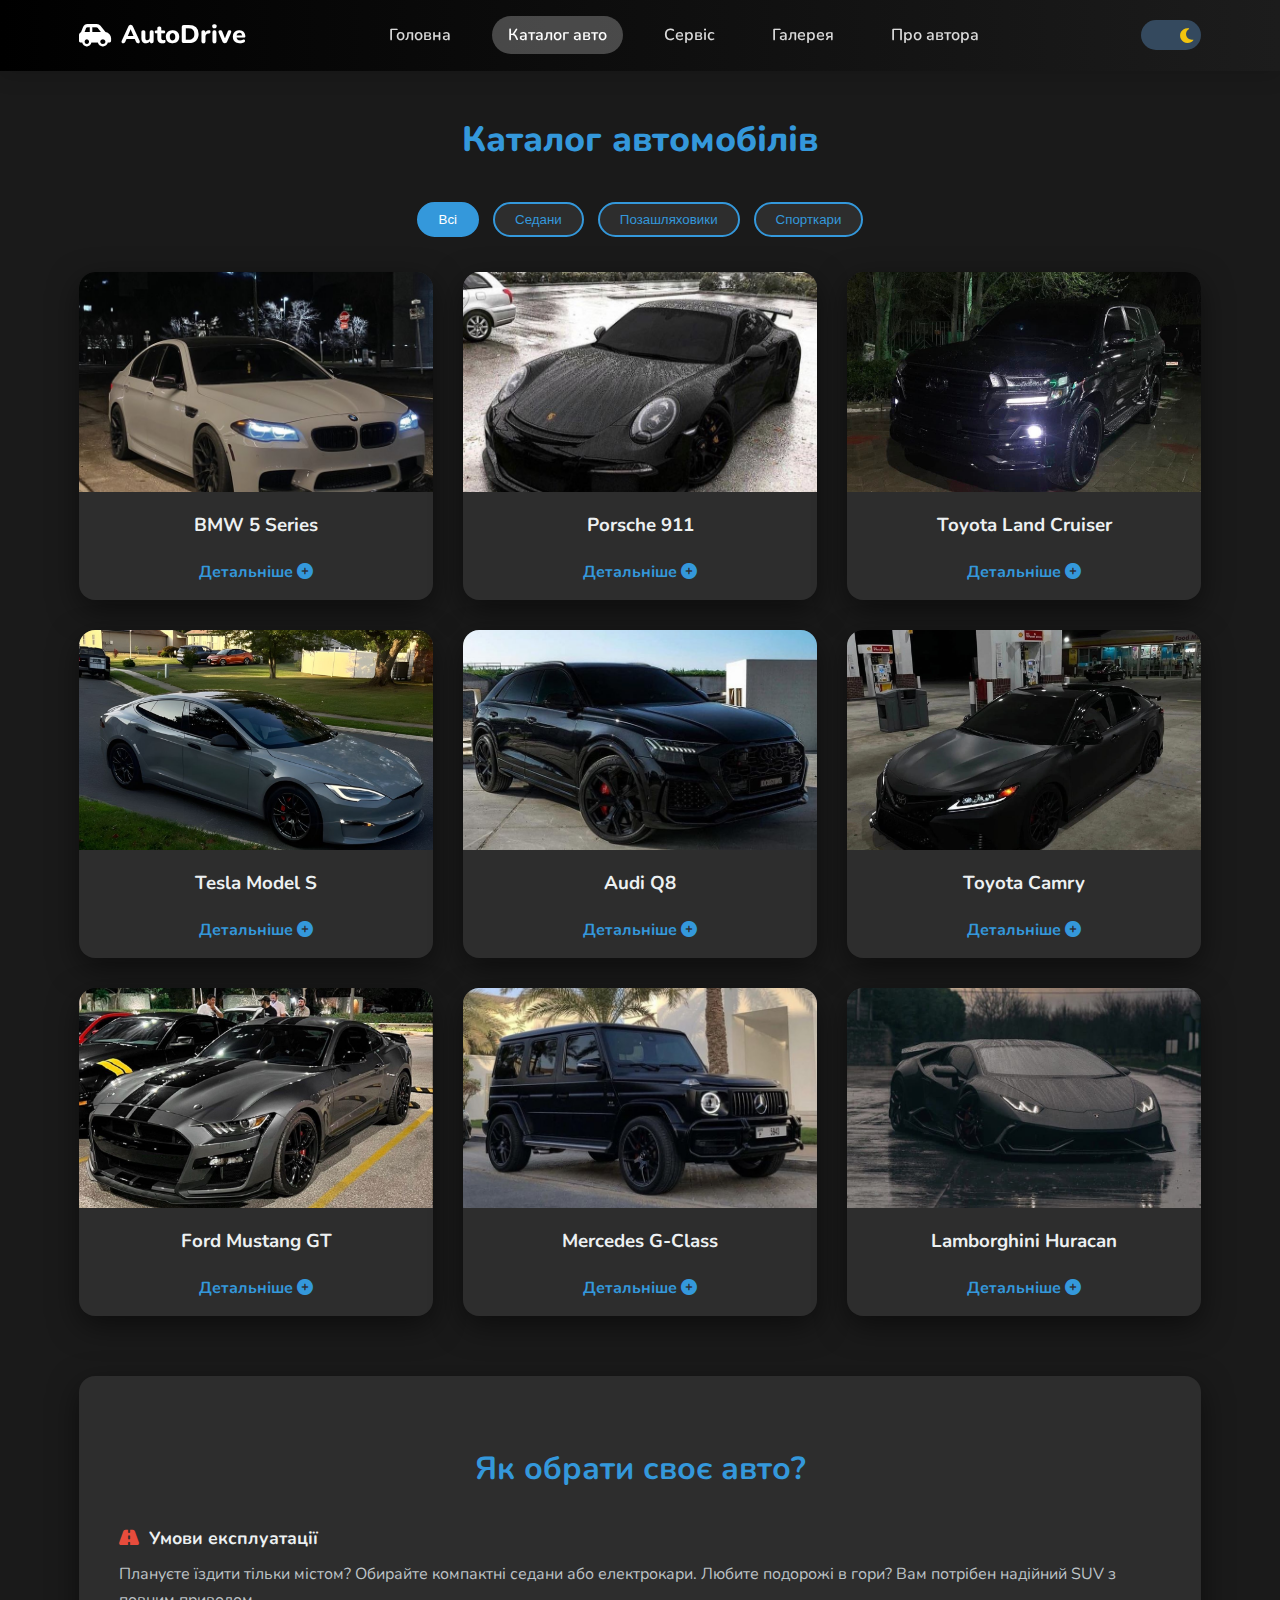
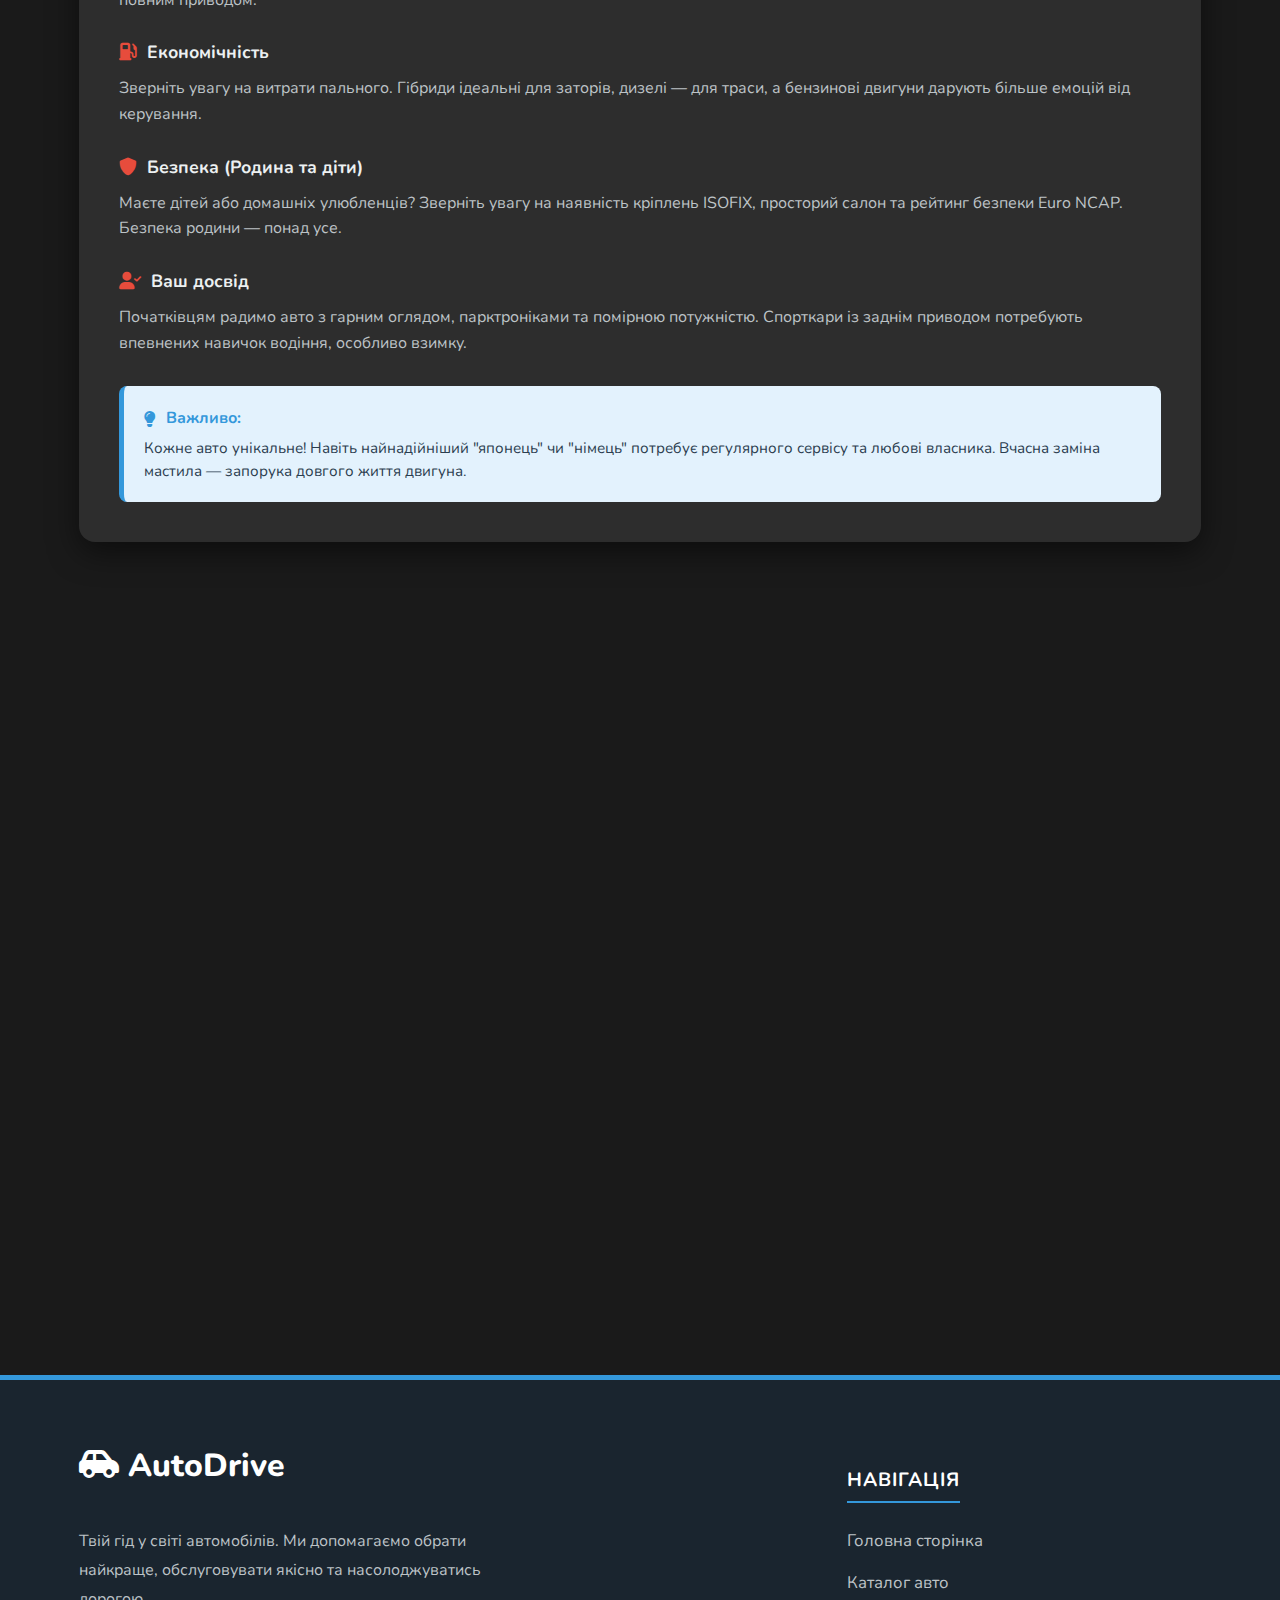
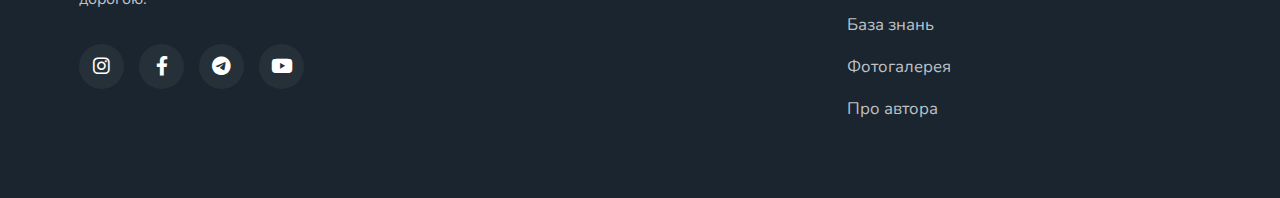
<file: KR 2/plants.html>
<!DOCTYPE html>
<html lang="uk">
<head>
    <meta charset="UTF-8">
    <meta name="viewport" content="width=device-width, initial-scale=1.0">
    <title>AutoDrive - Каталог авто</title>
    <link rel="icon" href="https://cdn-icons-png.flaticon.com/512/741/741407.png" type="image/png">
    <link href="https://fonts.googleapis.com/css2?family=Nunito:wght@400;600;700;800&display=swap" rel="stylesheet">
    <link rel="stylesheet" href="https://cdnjs.cloudflare.com/ajax/libs/font-awesome/6.0.0/css/all.min.css">
    <link rel="stylesheet" href="css/style.css">
</head>
<body> 
    <header class="site-header">
        <div class="container header-flex">
            <div><a href="index.html" class="logo"><i class="fas fa-car-side"></i>AutoDrive</a></div>
            <nav class="main-nav">
                <ul>
                    <li><a href="index.html">Головна</a></li>
                    <li><a href="plants.html" class="active">Каталог авто</a></li>
                    <li><a href="care.html">Сервіс</a></li>
                    <li><a href="gallery.html">Галерея</a></li>
                    <li><a href="author.html">Про автора</a></li>
                </ul>
            </nav>
            <div class="theme-switch-wrapper"><label class="theme-switch" for="checkbox"><input type="checkbox" id="checkbox" /><div class="slider"><i class="fas fa-sun icon-sun"></i><i class="fas fa-moon icon-moon"></i></div></label></div>
            <div class="mobile-menu-btn"><i class="fas fa-bars"></i></div>
        </div>
    </header>

    <main class="container reveal">
        <h1 class="section-title">Каталог автомобілів</h1>
        
        <div class="filter-buttons">
            <button class="filter-btn active" data-filter="all">Всі</button>
            <button class="filter-btn" data-filter="sedan">Седани</button>
            <button class="filter-btn" data-filter="suv">Позашляховики</button>
            <button class="filter-btn" data-filter="sport">Спорткари</button>
        </div>

        <div class="plant-grid">
            <div class="plant-card" data-category="sedan" data-desc="Комфортний бізнес-седан для міста та подорожей." data-engine="2.0L Turbo Diesel" data-transmission="Автомат 8-ст">
                <img src="img/bmw 5.jpg" class="plant-img" alt="BMW 5 Series">
                <div class="plant-info">
                    <h3>BMW 5 Series</h3>
                    <div style="color: var(--primary-green); margin-top: 10px; font-weight: bold;">Детальніше <i class="fas fa-plus-circle"></i></div>
                </div>
            </div>
            
            <div class="plant-card" data-category="sport" data-desc="Ікона спорткарів. Швидкість та стиль." data-engine="3.0L Twin-Turbo" data-transmission="Робот PDK">
                <img src="img/porshe 911.jpg" class="plant-img" alt="Porsche 911">
                <div class="plant-info">
                    <h3>Porsche 911</h3>
                    <div style="color: var(--primary-green); margin-top: 10px; font-weight: bold;">Детальніше <i class="fas fa-plus-circle"></i></div>
                </div>
            </div>

            <div class="plant-card" data-category="suv" data-desc="Надійний позашляховик для будь-яких умов." data-engine="4.5L V8 Diesel" data-transmission="Автомат 6-ст">
                <img src="img/land rover.jpg" class="plant-img" alt="Toyota Land Cruiser">
                <div class="plant-info">
                    <h3>Toyota Land Cruiser</h3>
                    <div style="color: var(--primary-green); margin-top: 10px; font-weight: bold;">Детальніше <i class="fas fa-plus-circle"></i></div>
                </div>
            </div>

            <div class="plant-card" data-category="sedan" data-desc="Електричний седан майбутнього." data-engine="Електродвигун (500 к.с.)" data-transmission="Редуктор">
                <img src="img/tesla s.jpg" class="plant-img" alt="Tesla Model S">
                <div class="plant-info">
                    <h3>Tesla Model S</h3>
                    <div style="color: var(--primary-green); margin-top: 10px; font-weight: bold;">Детальніше <i class="fas fa-plus-circle"></i></div>
                </div>
            </div>

            <div class="plant-card" data-category="suv" data-desc="Преміальний кросовер з німецьким характером." data-engine="3.0L V6 TDI" data-transmission="Tiptronic">
                <img src="img/audi q8.jpg" class="plant-img" alt="Audi Q8">
                <div class="plant-info">
                    <h3>Audi Q8</h3>
                    <div style="color: var(--primary-green); margin-top: 10px; font-weight: bold;">Детальніше <i class="fas fa-plus-circle"></i></div>
                </div>
            </div>
            
            <div class="plant-card" data-category="sedan" data-desc="Класика надійності та комфорту." data-engine="2.5L Hybrid" data-transmission="Варіатор e-CVT">
                <img src="img/toyota camry.jpg" class="plant-img" alt="Toyota Camry">
                <div class="plant-info">
                    <h3>Toyota Camry</h3>
                    <div style="color: var(--primary-green); margin-top: 10px; font-weight: bold;">Детальніше <i class="fas fa-plus-circle"></i></div>
                </div>
            </div>
            
            <div class="plant-card" data-category="sport" data-desc="Американська м'язова класика." data-engine="5.0L V8 Coyote" data-transmission="Механіка 6-ст">
                <img src="img/ford mustang gt.jpg" class="plant-img" alt="Ford Mustang">
                <div class="plant-info">
                    <h3>Ford Mustang GT</h3>
                    <div style="color: var(--primary-green); margin-top: 10px; font-weight: bold;">Детальніше <i class="fas fa-plus-circle"></i></div>
                </div>
            </div>
            
            <div class="plant-card" data-category="suv" data-desc="Король бездоріжжя в новому стилі." data-engine="4.0L V8 Biturbo" data-transmission="9G-Tronic">
                <img src="img/mercedes g.jpg" class="plant-img" alt="Mercedes G-Class">
                <div class="plant-info">
                    <h3>Mercedes G-Class</h3>
                    <div style="color: var(--primary-green); margin-top: 10px; font-weight: bold;">Детальніше <i class="fas fa-plus-circle"></i></div>
                </div>
            </div>

            <div class="plant-card" data-category="sport" data-desc="Італійський темперамент та неймовірна динаміка." data-engine="5.2L V10" data-transmission="Робот LDF 7-ст">
                <img src="img/huracan.jpg" class="plant-img" alt="Lamborghini Huracan">
                <div class="plant-info">
                    <h3>Lamborghini Huracan</h3>
                    <div style="color: var(--primary-green); margin-top: 10px; font-weight: bold;">Детальніше <i class="fas fa-plus-circle"></i></div>
                </div>
            </div>
        </div>
        
        <section class="card" style="margin-top: 60px; padding: 40px;">
            <h2 style="text-align: center; color: var(--primary-green); margin-bottom: 30px; font-size: 2rem;">Як обрати своє авто?</h2>
            
            <div style="display: flex; flex-direction: column; gap: 25px;">
                <div>
                    <h4 style="margin: 0 0 10px 0; font-size: 1.1rem; display: flex; align-items: center; gap: 10px;">
                        <i class="fas fa-road" style="color: var(--accent-wood);"></i> Умови експлуатації
                    </h4>
                    <p style="margin: 0; color: var(--text-muted);">
                        Плануєте їздити тільки містом? Обирайте компактні седани або електрокари. 
                        Любите подорожі в гори? Вам потрібен надійний SUV з повним приводом.
                    </p>
                </div>

                <div>
                    <h4 style="margin: 0 0 10px 0; font-size: 1.1rem; display: flex; align-items: center; gap: 10px;">
                        <i class="fas fa-gas-pump" style="color: var(--accent-wood);"></i> Економічність
                    </h4>
                    <p style="margin: 0; color: var(--text-muted);">
                        Зверніть увагу на витрати пального. Гібриди ідеальні для заторів, дизелі — для траси, 
                        а бензинові двигуни дарують більше емоцій від керування.
                    </p>
                </div>

                <div>
                    <h4 style="margin: 0 0 10px 0; font-size: 1.1rem; display: flex; align-items: center; gap: 10px;">
                        <i class="fas fa-shield-alt" style="color: var(--accent-wood);"></i> Безпека (Родина та діти)
                    </h4>
                    <p style="margin: 0; color: var(--text-muted);">
                        Маєте дітей або домашніх улюбленців? Зверніть увагу на наявність кріплень ISOFIX, просторий салон 
                        та рейтинг безпеки Euro NCAP. Безпека родини — понад усе.
                    </p>
                </div>

                <div>
                    <h4 style="margin: 0 0 10px 0; font-size: 1.1rem; display: flex; align-items: center; gap: 10px;">
                        <i class="fas fa-user-check" style="color: var(--accent-wood);"></i> Ваш досвід
                    </h4>
                    <p style="margin: 0; color: var(--text-muted);">
                        Початківцям радимо авто з гарним оглядом, парктроніками та помірною потужністю. 
                        Спорткари із заднім приводом потребують впевнених навичок водіння, особливо взимку.
                    </p>
                </div>
            </div>

            <div style="background-color: #e3f2fd; border-left: 5px solid var(--primary-green); padding: 20px; border-radius: 8px; margin-top: 30px; color: #2c3e50;">
                <h5 style="margin: 0 0 5px 0; font-size: 1rem; color: var(--primary-green); display: flex; align-items: center; gap: 10px;">
                    <i class="fas fa-lightbulb"></i> Важливо:
                </h5>
                <p style="margin: 0; line-height: 1.5; font-size: 0.95rem;">
                    Кожне авто унікальне! Навіть найнадійніший "японець" чи "німець" потребує регулярного сервісу та любові власника. 
                    Вчасна заміна мастила — запорука довгого життя двигуна.
                </p>
            </div>
        </section>

        <section class="reveal" style="margin-top: 60px; margin-bottom: 100px; text-align: center;">
            <h2 class="section-title">Відео-огляд</h2>
            <div class="card" style="padding: 0; overflow: hidden; max-width: 900px; margin: 0 auto;">
                <div style="position: relative; padding-bottom: 56.25%; height: 0;">
                    <iframe 
                        style="position: absolute; top: 0; left: 0; width: 100%; height: 100%; border: 0;" 
                        src="https://www.youtube.com/embed/EDMOL1MUocQ" 
                        title="Відео огляд авто" 
                        allow="accelerometer; autoplay; clipboard-write; encrypted-media; gyroscope; picture-in-picture" 
                        allowfullscreen>
                    </iframe>
                </div>
            </div>
        </section>
    </main>

    <div id="plantModal" class="modal">
        <div class="modal-content">
            <span class="close-modal">×</span>
            <h2 id="modalTitle" style="color: var(--primary-green); margin-bottom: 10px;"></h2>
            <p id="modalDesc" style="font-size: 1.1rem; margin-bottom: 20px;"></p>
            <div style="background: var(--bg-color); padding: 20px; border-radius: 15px;">
                <div style="display: flex; align-items: center; margin-bottom: 10px;">
                    <i class="fas fa-cogs" style="color: #3498db; width: 30px; font-size: 1.2rem;"></i>
                    <div><strong>Двигун:</strong> <span id="modalEngine"></span></div>
                </div>
                <div style="display: flex; align-items: center;">
                    <i class="fas fa-code-branch" style="color: #f1c40f; width: 30px; font-size: 1.2rem;"></i>
                    <div><strong>КПП:</strong> <span id="modalTransmission"></span></div>
                </div>
            </div>
        </div>
    </div>

    <footer class="main-footer">
        <div class="container footer-content">
            <div class="footer-brand">
                <div class="footer-logo"><i class="fas fa-car-side"></i> AutoDrive</div>
                <p>Твій гід у світі автомобілів. Ми допомагаємо обрати найкраще, обслуговувати якісно та насолоджуватись дорогою.</p>
                <div class="social-icons">
                    <a href="#" class="social-btn sb-instagram"><i class="fab fa-instagram"></i></a>
                    <a href="#" class="social-btn sb-facebook"><i class="fab fa-facebook-f"></i></a>
                    <a href="#" class="social-btn sb-telegram"><i class="fab fa-telegram-plane"></i></a>
                    <a href="#" class="social-btn sb-youtube"><i class="fab fa-youtube"></i></a>
                </div>
            </div>
            <div class="footer-links-col">
                <h4>Навігація</h4>
                <ul>
                    <li><a href="index.html">Головна сторінка</a></li>
                    <li><a href="plants.html">Каталог авто</a></li>
                    <li><a href="care.html">База знань</a></li>
                    <li><a href="gallery.html">Фотогалерея</a></li>
                    <li><a href="author.html">Про автора</a></li>
                </ul>
            </div>
        </div>
    </footer>

    <script src="https://code.jquery.com/jquery-3.6.0.min.js"></script>
    <script src="js/script.js"></script>
</body>
</html>
</file>
<file: lab 2/styles.css>
/* Скидання */
* {
    margin: 0;
    padding: 0;
    box-sizing: border-box;
}

body {
    font-family: system-ui, -apple-system, BlinkMacSystemFont, "Segoe UI", sans-serif;
    background: #f2f4f7;
    color: #222;
    line-height: 1.6;
}

/* Шапка */
.header {
    text-align: center;
    padding: 40px 20px 20px;
}

.header h1 {
    font-size: 36px;
    font-weight: 700;
}

.subtitle {
    color: #666;
    margin-top: 5px;
}

/* Профіль */
.profile {
    max-width: 900px;
    margin: 40px auto;
    background: #fff;
    border-radius: 18px;
    padding: 40px;
    box-shadow: 0 8px 30px rgba(0, 0, 0, 0.08);
    display: flex;
    gap: 40px;
    align-items: center;
}

.photo-box img {
    width: 240px;
    height: 240px;
    object-fit: cover;
    border-radius: 18px;
    box-shadow: 0 6px 20px rgba(0, 0, 0, 0.15);
}

.text-box h2 {
    margin-bottom: 12px;
    font-size: 24px;
}

.details {
    list-style: none;
    margin-top: 18px;
}

.details li {
    margin-bottom: 6px;
    font-size: 15px;
}

.details span {
    font-weight: 600;
}

/* Футер */
.footer {
    text-align: center;
    padding: 20px 0;
    margin-top: 40px;
    color: #666;
    font-size: 14px;
}

/* Адаптивність */
@media(max-width: 700px) {
    .profile {
        flex-direction: column;
        text-align: center;
        padding: 30px;
    }

    .photo-box img {
        width: 200px;
        height: 200px;
    }
}
</file>
<file: lab 3/styles.css>
* {
    box-sizing: border-box;
}

body {
    margin: 0;
    font-family: Arial, sans-serif;
    background: linear-gradient(to bottom, #fff7e6, #fde1c3);
}

body.alt-theme {
    background: linear-gradient(to bottom, #0f172a, #1f2937);
}

.page {
    min-height: 100vh;
    display: flex;
    flex-direction: column;
    align-items: center;
    padding: 20px 10px;
}

.header {
    text-align: center;
    margin-bottom: 20px;
    color: #1f2933;
}

body.alt-theme .header {
    color: #f9fafb;
}

.header h1 {
    margin: 0 0 6px;
    font-size: 26px;
}

.subtitle {
    margin: 0;
    font-size: 14px;
    color: #6b7280;
}

body.alt-theme .subtitle {
    color: #9ca3af;
}

.content {
    background: #ffffff;
    border-radius: 16px;
    padding: 18px;
    max-width: 520px;
    width: 100%;
    box-shadow: 0 10px 24px rgba(0, 0, 0, 0.15);
    text-align: center;
}

body.alt-theme .content {
    background: #111827;
    box-shadow: 0 10px 28px rgba(15, 23, 42, 0.9);
}

.main-image {
    width: 100%;
    border-radius: 12px;
    margin-bottom: 16px;
}

.places {
    list-style: none;
    padding: 0;
    margin: 0 0 18px;
    text-align: left;
}

.places li {
    background: #f3f4ff;
    margin-bottom: 6px;
    padding: 8px 10px;
    border-radius: 8px;
    font-size: 14px;
    color: #111827;
}

body.alt-theme .places li {
    background: #1f2937;
    color: #e5e7eb;
}

.theme-btn {
    padding: 10px 20px;
    border-radius: 999px;
    border: none;
    background: #0ea5e9;
    color: white;
    font-size: 14px;
    font-weight: 600;
    cursor: pointer;
    transition: background 0.15s ease, transform 0.1s ease;
}

.theme-btn:hover {
    background: #0284c7;
    transform: translateY(-1px);
}

.theme-btn:active {
    transform: translateY(0);
}

.footer {
    margin-top: 20px;
    font-size: 12px;
    color: #4b5563;
    text-align: center;
}

body.alt-theme .footer {
    color: #9ca3af;
}

@media (max-width: 480px) {
    .content {
        padding: 14px;
        border-radius: 12px;
    }

    .header h1 {
        font-size: 22px;
    }
}
</file>
<file: lab 4/style.css>
body {
    margin: 0;
    font-family: 'Segoe UI', sans-serif;
    background: linear-gradient(to bottom, #fff0e6, #ffe4d9);
    color: #333;
    min-height: 100vh;
}

.page-header {
    text-align: center;
    padding: 40px 0 20px;
}

.page-title {
    margin: 0;
    font-size: 36px;
    font-weight: 800;
    color: #d9534f;
}

.image-grid {
    max-width: 95%; 
    margin: 0 auto 50px;
    padding: 20px;
    
    display: flex;
    
    justify-content: center;
    
    gap: 20px; 
    
    flex-wrap: nowrap; 
}

.item {
    background: white;
    padding: 15px;
    border-radius: 20px;
    box-shadow: 0 10px 20px rgba(0, 0, 0, 0.08);
    
    width: 100%;
    max-width: 260px;
    
    display: flex;
    flex-direction: column;
    align-items: center;
    gap: 12px;

    transition: transform 0.3s ease, box-shadow 0.3s ease;
}

.item:hover {
    transform: translateY(-8px);
    box-shadow: 0 15px 30px rgba(0, 0, 0, 0.15);
}

.item img {
    width: 100%;
    aspect-ratio: 1 / 1; 
    object-fit: cover;
    border-radius: 15px;
    box-shadow: 0 4px 10px rgba(0, 0, 0, 0.1);
}

.item figcaption {
    font-size: 15px;
    font-weight: 600;
    color: #555;
}

.page-footer {
    text-align: center;
    padding: 30px;
    font-size: 14px;
    color: #888;
    border-top: 1px solid #e0e0e0;
}

@keyframes breathing {
    0% { transform: scale(1); }
    50% { transform: scale(1.1); } 
    100% { transform: scale(1); }
}

.css-anim {
    animation: breathing 3s infinite ease-in-out;
}
</file>
<file: lab 5/css/style.css>
* {
  box-sizing: border-box;
}

body {
  font-family: "Poppins", sans-serif;
  background: linear-gradient(120deg, #eaf3ff, #f8fbff);
  color: #222;
  margin: 0;
  display: flex;
  min-height: 100vh;
}

.sidebar {
  width: 250px;
  background: linear-gradient(180deg, #0044aa, #0077ff);
  padding: 30px 20px;
  height: 100vh;
  box-shadow: 3px 0 10px rgba(0, 0, 0, 0.1);
  position: fixed;
  top: 0;
  left: 0;
  color: white;
}

.sidebar h3 {
  text-align: center;
  text-transform: uppercase;
  font-size: 20px;
  letter-spacing: 2px;
  margin-bottom: 25px;
  color: #ffffff;
}

.sidebar ul {
  list-style: none;
  padding: 0;
}

.sidebar li {
  margin: 15px 0;
}

.sidebar a {
  text-decoration: none;
  color: #ffffff;
  font-weight: 500;
  padding: 10px 15px;
  display: block;
  border-radius: 8px;
  transition: all 0.3s ease;
}

.sidebar a:hover {
  background-color: #ffffff33;
  transform: translateX(5px);
}

.content {
  margin-left: 270px;
  padding: 40px;
  flex: 1;
}

h1 {
  text-align: center;
  color: #003c8f;
  font-size: 32px;
  margin-bottom: 10px;
}

h2 {
  text-align: center;
  color: #005ed1;
  font-weight: 600;
  margin-top: 0;
}

p {
  text-align: center;
  color: #444;
  font-size: 15px;
}

.box {
  background: white;
  border-radius: 12px;
  padding: 25px;
  box-shadow: 0 4px 15px rgba(0, 0, 0, 0.08);
  margin-top: 30px;
  transition: transform 0.3s ease, box-shadow 0.3s ease;
}

.box:hover {
  transform: translateY(-3px);
  box-shadow: 0 6px 18px rgba(0, 0, 0, 0.12);
}

.bg-accent {
  background: #f0f6ff;
}

h3 {
  text-transform: uppercase;
  letter-spacing: 1px;
  color: #0044aa;
  text-align: center;
  margin-bottom: 15px;
}

ol {
  max-width: 400px;
  margin: 0 auto;
  text-align: left;
  color: #333;
  font-weight: 500;
}

ol li {
  margin: 8px 0;
  transition: color 0.3s;
}

ol li:hover {
  color: #0077ff;
}

table {
  border-collapse: collapse;
  width: 90%;
  margin: 0 auto;
  background: white;
  border-radius: 10px;
  overflow: hidden;
  box-shadow: 0 3px 10px rgba(0, 0, 0, 0.08);
}

th,
td {
  border: none;
  padding: 12px 16px;
  text-align: center;
}

th {
  background: #0044aa;
  color: white;
  text-transform: uppercase;
  letter-spacing: 1px;
}

tr:nth-child(even) {
  background: #f4f8ff;
}

tr:hover {
  background: #e3efff;
  transition: 0.3s;
}

footer {
  text-align: center;
  background: #0044aa;
  color: white;
  padding: 15px;
  border-radius: 10px;
  margin-top: 40px;
  font-size: 14px;
  box-shadow: 0 4px 15px rgba(0, 0, 0, 0.1);
}

@media (max-width: 800px) {
  body {
    flex-direction: column;
  }
  .sidebar {
    position: relative;
    width: 100%;
    height: auto;
    box-shadow: none;
    border-radius: 0;
  }
  .content {
    margin-left: 0;
    padding: 20px;
  }
}

@font-face {
  font-family: "ComicRelief";
  src: url("../fonts/ComicRelief.ttf");
}

.new-font {
  font-family: "ComicRelief";
}

.sidebar ul {
  list-style: none;
  padding: 0;
  margin: 0;
}

.sidebar li {
  margin: 12px 0;
}

.sidebar a {
  display: flex;
  align-items: center;
  gap: 10px;
  text-decoration: none;
  color: #ffffff;
  font-weight: 500;
  padding: 10px 15px;
  border-radius: 8px;
  transition: all 0.3s ease;
  font-size: 16px;
}

.sidebar a i {
  font-size: 20px;
  color: #cfe4ff;
  transition: color 0.3s ease, transform 0.3s ease;
}

.sidebar a:hover {
  background-color: #ffffff33;
  transform: translateX(5px);
}

.sidebar a:hover i {
  color: #ffffff;
  transform: scale(1.1);
}
</file>
<file: lab 6/css/style.css>
body {
  font-family: "Segoe UI", sans-serif;
  background: #f9fafb;
  margin: 0;
  padding: 0;
  color: #333;
}

header {
  background: linear-gradient(90deg, #0078d7, #00b4d8);
  color: white;
  text-align: center;
  padding: 1.5em 0;
  box-shadow: 0 2px 8px rgba(0, 0, 0, 0.2);
}

main {
  max-width: 1000px;
  margin: 2em auto;
  background: white;
  padding: 2em;
  border-radius: 12px;
  box-shadow: 0 2px 8px rgba(0, 0, 0, 0.1);
}

h1 {
  text-align: center;
  color: #ebebeb;
}

section {
  margin-bottom: 2em;
}

iframe {
  width: 100%;
  border: none;
  border-radius: 10px;
  box-shadow: 0 2px 6px rgba(0, 0, 0, 0.1);
}

audio {
  width: 100%;
  margin-top: 1em;
}

.social {
  display: flex;
  justify-content: center;
  gap: 1em;
}

.social a {
  display: inline-block;
  background: #0078d7;
  color: white;
  padding: 0.6em 1em;
  border-radius: 8px;
  text-decoration: none;
  transition: 0.3s;
}

.social a:hover {
  background: #00b4d8;
}

footer {
  text-align: center;
  padding: 1em;
  background: #f1f1f1;
  border-top: 1px solid #ddd;
  color: #555;
}

@media (max-width: 600px) {
  main {
    padding: 1em;
  }

  iframe {
    height: 250px;
  }
}
</file>
<file: KR 2/css/style.css>
* { box-sizing: border-box; }

:root {
    /* Автомобільна палітра */
    --primary-green: #2980b9; 
    --light-green: #85c1e9;   
    --bg-color: #f5f6fa;
    --card-bg: #ffffff;
    --text-color: #2c3e50;
    --text-muted: #7f8c8d;
    --accent-wood: #e74c3c;   
    --shadow: 0 10px 30px rgba(41, 128, 185, 0.15);
    --header-bg: linear-gradient(to right, #2c3e50, #2980b9);
    --radius: 16px;
}

[data-theme="dark"] {
    --primary-green: #3498db;
    --light-green: #2c3e50;
    --bg-color: #1a1a1a;
    --card-bg: #2d2d2d;
    --text-color: #ecf0f1;
    --text-muted: #bdc3c7;
    --accent-wood: #e74c3c;
    --shadow: 0 10px 30px rgba(0, 0, 0, 0.5);
    --header-bg: linear-gradient(to right, #000000, #1c1c1c);
}

/* --- Layout --- */
body {
    font-family: 'Nunito', sans-serif;
    background-color: var(--bg-color);
    color: var(--text-color);
    margin: 0;
    display: flex;
    flex-direction: column;
    min-height: 100vh;
    line-height: 1.6;
}

body.fade-out { opacity: 0; }

main {
    flex: 1 0 auto;
    width: 100%;
    padding-bottom: 60px;
}

a { text-decoration: none; color: inherit; transition: 0.3s; }
ul { list-style: none; padding: 0; margin: 0; }
img { max-width: 100%; display: block; }

.container {
    width: 90%;
    max-width: 1200px;
    margin: 0 auto;
    padding: 0 15px;
}

/* --- Header --- */
.site-header {
    background: var(--header-bg);
    padding: 15px 0;
    position: sticky;
    top: 0;
    z-index: 1000;
    box-shadow: 0 4px 20px rgba(0,0,0,0.15);
}
.header-flex { display: flex; justify-content: space-between; align-items: center; }
.logo { font-size: 1.6rem; color: white; font-weight: 800; display: flex; align-items: center; gap: 10px; }
.main-nav ul { display: flex; gap: 25px; }
.main-nav a { color: rgba(255,255,255,0.85); font-weight: 600; padding: 8px 16px; border-radius: 25px; }
.main-nav a:hover, .main-nav a.active { background: rgba(255, 255, 255, 0.25); color: white; }

/* --- Theme Switch --- */
.theme-switch-wrapper { display: flex; align-items: center; margin-left: 20px; }
.theme-switch { display: inline-block; height: 30px; position: relative; width: 60px; }
.theme-switch input { display: none; }
.slider { background-color: #bdc3c7; bottom: 0; cursor: pointer; left: 0; position: absolute; right: 0; top: 0; transition: .4s; border-radius: 34px; border: 2px solid transparent; }
.slider .icon-sun, .slider .icon-moon { position: absolute; top: 50%; left: 6px; font-size: 17px; transition: all 0.4s ease-in-out; transform: translateY(-50%) translateX(0); z-index: 1; }
.slider .icon-sun { color: #fffde7; opacity: 1; filter: drop-shadow(0 0 2px rgba(255, 255, 0, 0.5)); }
.slider .icon-moon { color: #f1c40f; opacity: 0; }
input:checked + .slider { background-color: #34495e; }
input:checked + .slider .icon-sun, input:checked + .slider .icon-moon { transform: translateY(-50%) translateX(30px); }
input:checked + .slider .icon-sun { opacity: 0; }
input:checked + .slider .icon-moon { opacity: 1; }

/* --- Footer --- */
.main-footer { background-color: #1a252f; color: #bdc3c7; margin-top: 80px; font-size: 0.95rem; border-top: 5px solid var(--primary-green); }
.footer-content { padding: 60px 15px; display: grid; grid-template-columns: 2fr 1fr; gap: 60px; align-items: start; }
@media (max-width: 768px) { .footer-content { grid-template-columns: 1fr; gap: 40px; text-align: center; } }
.footer-logo { font-size: 2rem; font-weight: 800; color: white; margin-bottom: 20px; display: inline-block; }
.footer-brand p { max-width: 450px; line-height: 1.8; margin-bottom: 30px; font-size: 1rem; }
.social-icons { display: flex; gap: 15px; }
@media (max-width: 768px) { .social-icons { justify-content: center; } }
.social-btn { width: 45px; height: 45px; border-radius: 50%; display: flex; align-items: center; justify-content: center; background: rgba(255,255,255,0.05); color: white; transition: all 0.3s ease; font-size: 1.2rem; }
.social-btn:hover { transform: translateY(-5px); }
.sb-instagram:hover { background: #E1306C; }
.sb-facebook:hover { background: #4267B2; }
.sb-telegram:hover { background: #0088cc; }
.sb-youtube:hover { background: #FF0000; }
.footer-links-col h4 { color: white; margin-bottom: 25px; font-size: 1.2rem; text-transform: uppercase; letter-spacing: 1px; border-bottom: 2px solid var(--primary-green); display: inline-block; padding-bottom: 5px; }
.footer-links-col ul li { margin-bottom: 15px; }
.footer-links-col ul li a { color: #bdc3c7; transition: 0.3s; font-size: 1.05rem; display: inline-flex; align-items: center; }
.footer-links-col ul li a:hover { color: white; }
.footer-links-col ul li a::before { content: "→"; display: inline-block; max-width: 0; margin-right: 0; opacity: 0; overflow: hidden; transition: 0.3s ease; color: var(--primary-green); vertical-align: middle; }
.footer-links-col ul li a:hover::before { opacity: 1; max-width: 15px; margin-right: 8px; }

/* Scroll Btn */
.scroll-btn { position: fixed; bottom: 30px; right: 30px; width: 50px; height: 50px; background: var(--primary-green); color: white; border: none; border-radius: 50%; box-shadow: 0 5px 20px rgba(41, 128, 185, 0.4); cursor: pointer; z-index: 1000; display: none; align-items: center; justify-content: center; font-size: 1.2rem; transition: 0.4s; }
.scroll-btn:hover { background: white; color: var(--primary-green); transform: translateY(-5px); }

/* Components */
.section-title { text-align: center; color: var(--primary-green); margin: 40px 0 30px; font-size: 2.2rem; font-weight: 800; }
.reveal { opacity: 0; transform: translateY(30px); transition: all 0.8s ease-out; }
.reveal.active { opacity: 1; transform: translateY(0); }
.card { background: var(--card-bg); border-radius: var(--radius); padding: 25px; box-shadow: var(--shadow); transition: 0.3s; }

/* --- PLANT & ARTICLE CARDS --- */
.plant-grid { display: grid; grid-template-columns: repeat(auto-fill, minmax(280px, 1fr)); gap: 30px; }

/* ТУТ ГОЛОВНА ЗМІНА: Додаємо стилі для обох класів */
.plant-card, .article-card { 
    background: var(--card-bg); 
    border-radius: var(--radius); 
    box-shadow: var(--shadow); 
    padding-bottom: 15px; 
    text-align: center; 
    overflow: hidden; 
    cursor: pointer; 
    display: block; /* Важливо для посилань */
    text-decoration: none; /* Прибираємо підкреслення */
    color: inherit;
    transition: transform 0.3s ease, box-shadow 0.3s ease; 
}

/* Анімація підняття при наведенні */
.plant-card:hover, .article-card:hover { 
    transform: translateY(-5px); 
    box-shadow: 0 15px 30px rgba(0,0,0,0.2); 
}

.plant-img { width: 100%; height: 220px; object-fit: cover; }

/* Gallery */
.gallery-layout { display: grid; grid-template-columns: 2fr 1fr; gap: 30px; align-items: start; margin-bottom: 50px; }
.main-slider-container { position: relative; overflow: hidden; border-radius: var(--radius); height: 400px; box-shadow: var(--shadow); cursor: pointer; }
.main-slide { width: 100%; height: 100%; object-fit: cover; display: none; transition: transform 0.5s; }
.main-slide:hover { transform: scale(1.05); }
.main-slide.active { display: block; animation: fade 1s; }
.mini-slider-wrapper { margin-top: 30px; position: relative; } 
.mini-slider-container { position: relative; overflow: hidden; height: 250px; border-radius: var(--radius); box-shadow: var(--shadow); }
.mini-slide { width: 100%; height: 100%; object-fit: cover; display: none; cursor: pointer; }
.mini-slide.active { display: block; animation: fade 0.5s; }
.slider-btn { position: absolute; top: 50%; transform: translateY(-50%); background: rgba(255,255,255,0.8); color: var(--primary-green); border: none; width: 40px; height: 40px; border-radius: 50%; cursor: pointer; z-index: 10; font-size: 1.2rem; display: flex; align-items: center; justify-content: center; box-shadow: 0 4px 10px rgba(0,0,0,0.2); transition: 0.3s; }
.slider-btn:hover { background: var(--primary-green); color: white; }
.prev-btn { left: 15px; } .next-btn { right: 15px; }
.map-card { padding: 0; overflow: hidden; height: 400px; display: flex; flex-direction: column; border-radius: var(--radius); box-shadow: var(--shadow); background: var(--card-bg); }
.map-card iframe { flex-grow: 1; height: auto; }
.map-label { padding: 10px; background: var(--card-bg); text-align: center; font-size: 1rem; font-weight: bold; border-top: 1px solid #eee; }
.lightbox { display: none; position: fixed; z-index: 2001; padding-top: 50px; left: 0; top: 0; width: 100%; height: 100%; overflow: auto; background-color: rgba(0,0,0,0.9); }
.lightbox-content { margin: auto; display: block; width: 80%; max-width: 900px; max-height: 80vh; object-fit: contain; border-radius: 5px; animation: zoom 0.6s; }
.close-lightbox { position: absolute; top: 20px; right: 35px; color: #f1f1f1; font-size: 40px; font-weight: bold; cursor: pointer; }
@keyframes zoom { from {transform:scale(0)} to {transform:scale(1)} }
@keyframes fade { from {opacity: .4} to {opacity: 1} }

.mobile-menu-btn { display: none; font-size: 1.5rem; color: white; cursor: pointer; }
@media (max-width: 900px) {
    .main-nav { display: none; width: 100%; position: absolute; top: 60px; left: 0; background: var(--primary-green); padding: 20px; flex-direction: column; z-index: 999; }
    .main-nav ul { flex-direction: column; text-align: center; }
    .mobile-menu-btn { display: block; }
    .gallery-layout { grid-template-columns: 1fr; }
    .author-grid { grid-template-columns: 1fr; }
}

/* Service / Care */
.care-table th, .care-table td { padding: 15px; border-bottom: 1px solid #eee; text-align: left; vertical-align: middle; }
.care-table th { background-color: var(--primary-green); color: white; }
.faq-section { max-width: 800px; margin: 0 auto 60px auto; }
.faq-item { background: var(--card-bg); margin-bottom: 15px; border-radius: 10px; box-shadow: 0 2px 10px rgba(0,0,0,0.05); overflow: hidden; }
.faq-question { padding: 20px; font-weight: 700; cursor: pointer; display: flex; justify-content: space-between; align-items: center; color: var(--text-color); transition: background 0.2s; }
.faq-question:hover { background-color: rgba(0,0,0,0.03); }
.faq-answer { padding: 0 20px 20px 20px; display: none; color: var(--text-muted); border-top: 1px solid #f0f0f0; line-height: 1.5; }
.warning-box { background-color: #fff0f0; border-left: 5px solid #e74c3c; padding: 25px; border-radius: 8px; margin: 40px 0; box-shadow: 0 5px 15px rgba(231, 76, 60, 0.1); }
.warning-title { color: #c0392b; font-size: 1.2rem; font-weight: 800; margin-bottom: 10px; display: flex; align-items: center; gap: 10px; }
.warning-box p { color: #641e16; line-height: 1.6; }

/* General */
.filter-buttons { text-align: center; margin-bottom: 30px; }
.filter-btn { background: var(--card-bg); border: 2px solid var(--primary-green); color: var(--primary-green); padding: 8px 20px; border-radius: 20px; cursor: pointer; margin: 5px; }
.filter-btn.active { background: var(--primary-green); color: white; }
.author-grid { display: grid; grid-template-columns: 1fr 1fr; gap: 40px; align-items: start; margin-bottom: 40px; }
.author-photo { width: 250px; height: 250px; object-fit: cover; border-radius: 20px; border: 4px solid var(--primary-green); margin: 0 auto 20px auto; display: block; }
.contact-form { padding: 40px; background: var(--card-bg); border-radius: var(--radius); box-shadow: var(--shadow); }
.care-table { width: 100%; border-collapse: collapse; margin-top: 20px; background: var(--card-bg); }
.modal { display: none; position: fixed; z-index: 2000; left: 0; top: 0; width: 100%; height: 100%; background-color: rgba(0,0,0,0.7); justify-content: center; align-items: center; }
.modal-content { background: var(--card-bg); padding: 30px; border-radius: var(--radius); width: 90%; max-width: 600px; position: relative; }
.close-modal { position: absolute; right: 20px; top: 15px; font-size: 30px; cursor: pointer; }
.author-card { text-align: center; padding: 40px; }
.form-group { margin-bottom: 20px; }
.form-group label { display: block; margin-bottom: 8px; font-weight: bold; color: var(--primary-green); }
.form-group input, .form-group textarea { width: 100%; padding: 12px; border: 1px solid #ddd; border-radius: 8px; background: var(--bg-color); color: var(--text-color); font-family: inherit; }
.btn { background: var(--primary-green); color: white; border: none; padding: 12px 30px; border-radius: 30px; cursor: pointer; font-size: 1rem; font-weight: bold; transition: 0.3s; display: inline-block; }
</file>
